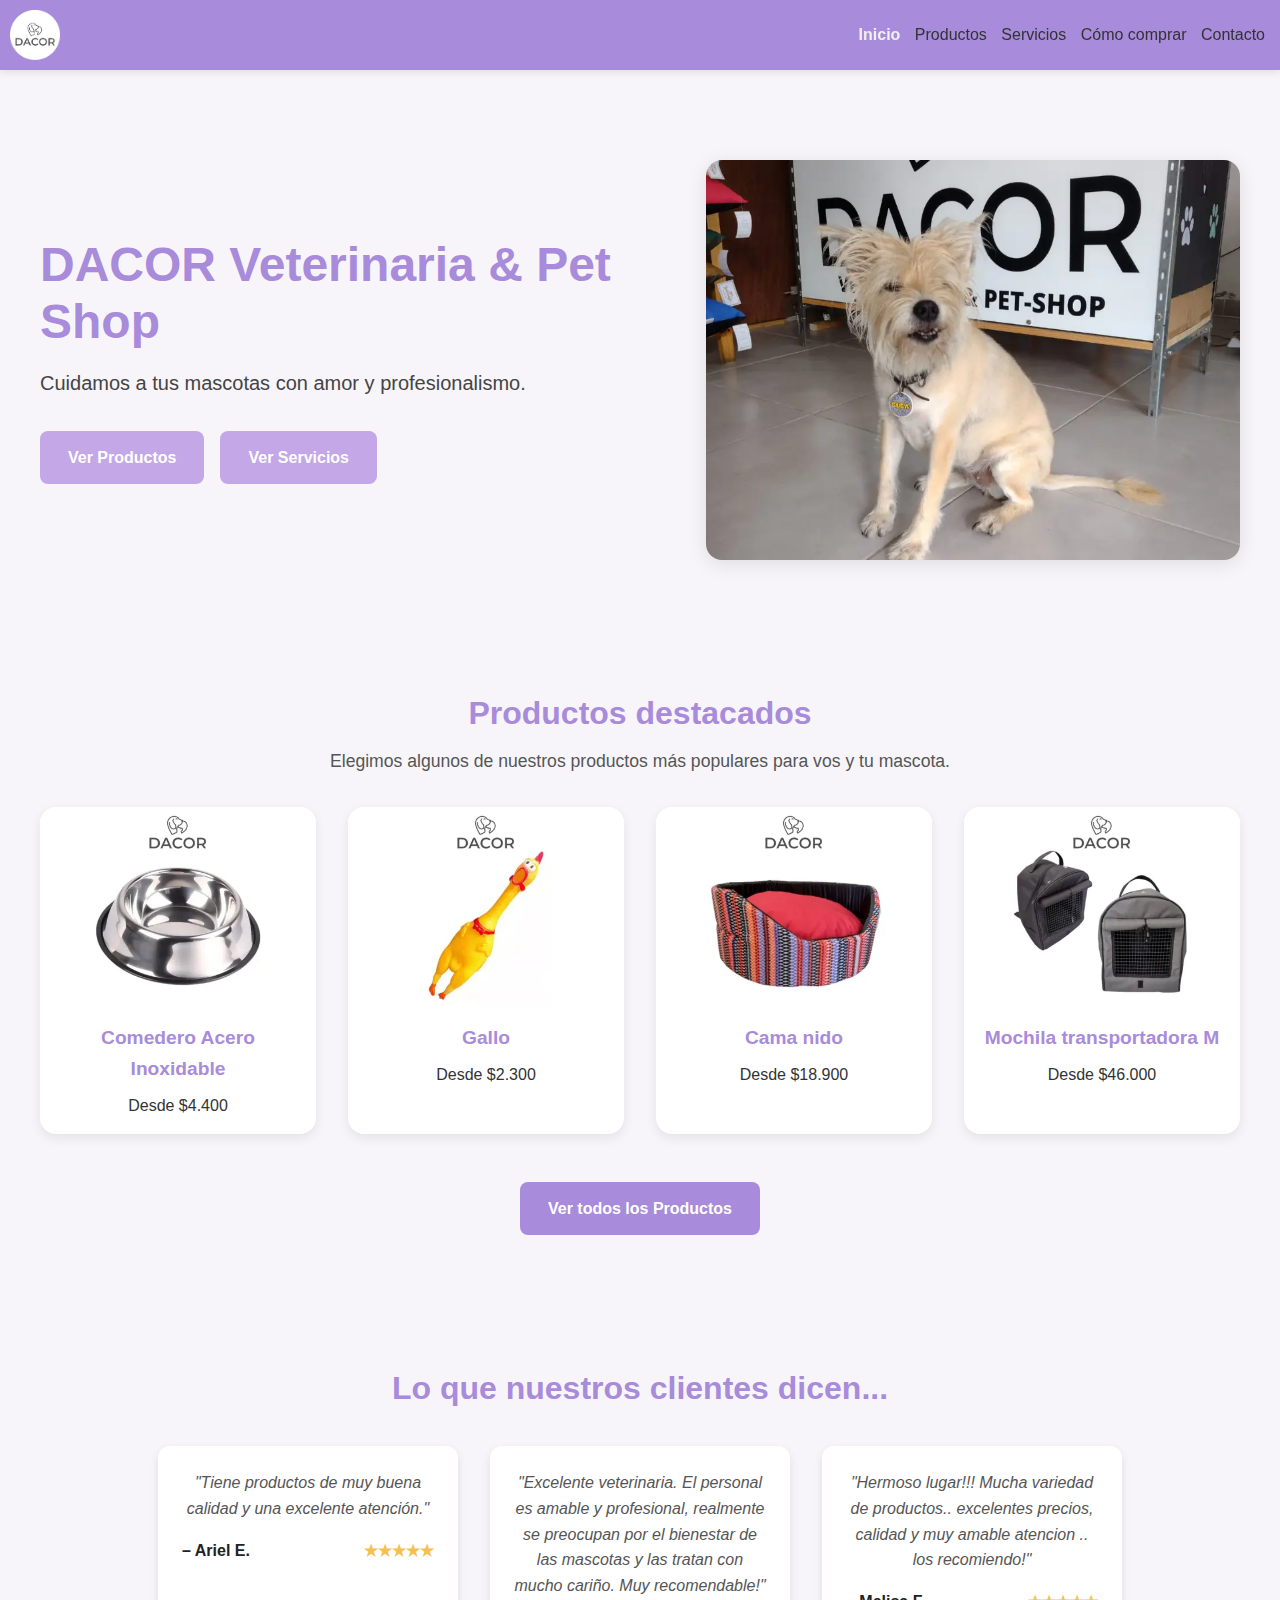
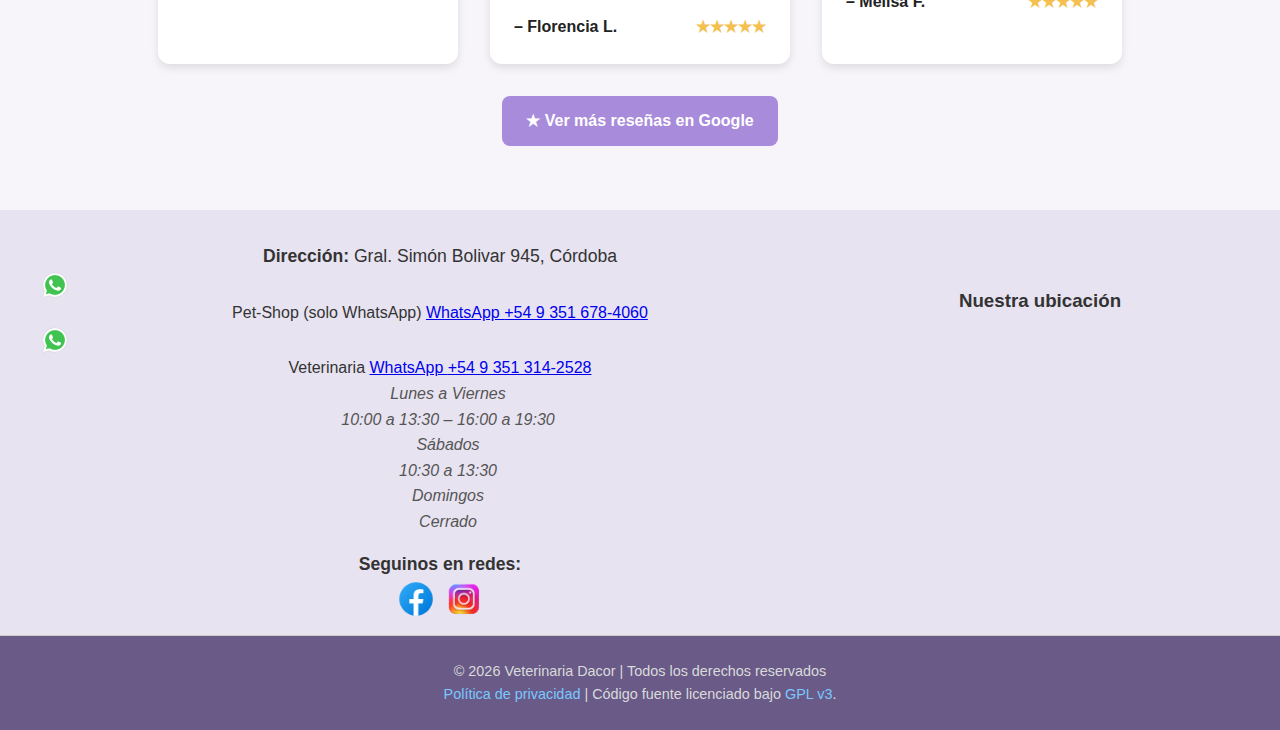
<file: index.html>
<!--
  This file is part of the Dacor Vet Website.
  Copyright (C) 2026 Dacor Vet Web Team

  This program is free software: you can redistribute it and/or modify
  it under the terms of the GNU General Public License as published by
  the Free Software Foundation, either version 3 of the License, or
  (at your option) any later version.
-->

<!DOCTYPE html>
<html lang="es-419">
  <head>
    <meta charset="UTF-8" />
    <meta name="viewport" content="width=device-width, initial-scale=1.0" />
    <title>DACOR Veterinaria & Pet Shop</title>
    <meta
      name="description"
      content="DACOR Veterinaria & Pet Shop - Productos para mascotas y atención veterinaria en Córdoba. Horarios, contacto y catálogo"
    />
    <link rel="canonical" href="https://www.veterinariadacor.com/" />
    <meta property="og:type" content="website" />
    <meta property="og:title" content="DACOR Veterinaria & Pet Shop" />
    <meta
      property="og:description"
      content="Productos y servicios veterinarios en Córdoba."
    />
    <meta property="og:url" content="https://www.veterinariadacor.com/" />
    <link rel="stylesheet" href="css/styles.css" />
    <link rel="icon" href="img/favicon.png" type="image/png" />
    <script type="application/ld+json">
      {
        "@context": "https://schema.org",
        "@type": "VeterinaryCare",
        "name": "DACOR Veterinaria & Pet Shop",
        "address": {
          "@type": "PostalAddress",
          "streetAddress": "Gral. Simón Bolivar 945",
          "addressLocality": "Córdoba",
          "addressRegion": "Córdoba",
          "postalCode": "X5000",
          "addressCountry": "AR"
        },
        "telephone": ["+5493516784060", "+5493513142528"],
        "openingHours": [
          "Mo-Fr 10:00-13:30",
          "Mo-Fr 16:00-19:30",
          "Sa 10:30-13:30"
        ],
        "url": "https://www.veterinariadacor.com"
      }
    </script>
  </head>

  <!-- Cookie Consent Banner -->
  <div id="cookie-banner" class="cookie-banner">
    <p>
      Usamos cookies solo con fines estadísticos para mejorar tu experiencia.
      <button id="accept-cookies">Aceptar</button>
      <button id="decline-cookies">Rechazar</button>
    </p>
  </div>

  <script>
    const banner = document.getElementById("cookie-banner");
    const accept = document.getElementById("accept-cookies");
    const decline = document.getElementById("decline-cookies");

    if (!localStorage.getItem("cookie-consent")) banner.style.display = "block";

    accept.onclick = () => {
      localStorage.setItem("cookie-consent", "accepted");
      banner.remove();
      loadAnalytics();
    };
    decline.onclick = () => {
      localStorage.setItem("cookie-consent", "declined");
      banner.remove();
    };

    if (localStorage.getItem("cookie-consent") === "accepted") loadAnalytics();

    function loadAnalytics() {
      const s1 = document.createElement("script");
      s1.async = true;
      s1.src = "https://www.googletagmanager.com/gtag/js?id=G-4W85S0XCM4";
      document.head.appendChild(s1);

      window.dataLayer = window.dataLayer || [];
      function gtag() {
        dataLayer.push(arguments);
      }
      gtag("js", new Date());
      gtag("config", "G-4W85S0XCM4");
    }
  </script>

  <body>
    <header>
      <div class="header-container">
        <a href="index.html" class="header-container__logoLink">
          <img
            src="img/dacor_logo_500.png"
            alt="Logo de la veterinaria"
            class="header-container__logo"
          />
        </a>
        <button
          class="menu-toggle"
          id="menu-toggle"
          aria-label="Abrir menú"
          type="button"
        >
          &#9776;
        </button>
        <nav class="pages" role="navigation" aria-label="Menú principal">
          <a href="index.html" class="pages__link" aria-current="page"
            >Inicio</a
          >
          <a href="products.html" class="pages__link">Productos</a>
          <a href="services.html" class="pages__link">Servicios</a>
          <a href="how-to-buy.html" class="pages__link">Cómo comprar</a>
          <a href="contact.html" class="pages__link">Contacto</a>
        </nav>
      </div>
    </header>

    <main>
      <!-- Hero -->
      <section class="hero">
        <div class="hero__content">
          <div class="hero__text">
            <h1 class="hero__title">DACOR Veterinaria & Pet Shop</h1>
            <p class="hero__description">
              Cuidamos a tus mascotas con amor y profesionalismo.
            </p>
            <div class="hero__buttons">
              <a href="products.html" class="hero__cta">Ver Productos</a>
              <a href="services.html" class="hero__cta">Ver Servicios</a>
            </div>
          </div>
          <div class="hero__image">
            <img
              src="img/hero-mascota.webp"
              alt="Mascota feliz en la veterinaria"
            />
          </div>
        </div>
      </section>

      <!-- Featured Products -->
      <section class="featured-products">
        <div class="featured-products__header">
          <h2 class="featured-products__title">Productos destacados</h2>
          <p class="featured-products__description">
            Elegimos algunos de nuestros productos más populares para vos y tu
            mascota.
          </p>

          <div class="featured-products__product-grid" id="featured-list">
            <!-- Here will be injected the featured products by JS -->
          </div>

          <div class="featured-products__footer">
            <a href="products.html" class="featured-products__cta"
              >Ver todos los Productos</a
            >
          </div>
        </div>
      </section>

      <!-- Testimonials -->
      <section class="testimonials">
        <h2 class="testimonials__title">Lo que nuestros clientes dicen...</h2>
        <div class="testimonials__list">
          <div class="testimonials__testimonial">
            <p class="testimonials__testimonial-text">
              "Tiene productos de muy buena calidad y una excelente atención."
            </p>
            <div class="testimonials__testimonial-info">
              <span class="testimonials__client-name">– Ariel E.</span>
              <span class="testimonials__stars">★★★★★</span>
            </div>
          </div>
          <div class="testimonials__testimonial">
            <p class="testimonials__testimonial-text">
              "Excelente veterinaria. El personal es amable y profesional,
              realmente se preocupan por el bienestar de las mascotas y las
              tratan con mucho cariño. Muy recomendable!"
            </p>
            <div class="testimonials__testimonial-info">
              <span class="testimonials__client-name">– Florencia L.</span>
              <span class="testimonials__stars">★★★★★</span>
            </div>
          </div>
          <div class="testimonials__testimonial">
            <p class="testimonials__testimonial-text">
              "Hermoso lugar!!! Mucha variedad de productos.. excelentes
              precios, calidad y muy amable atencion .. los recomiendo!"
            </p>
            <div class="testimonials__testimonial-info">
              <span class="testimonials__client-name">– Melisa F.</span>
              <span class="testimonials__stars">★★★★★</span>
            </div>
          </div>
        </div>
        <div class="testimonials__google-reviews-button">
          <a
            href="https://www.google.com/search?q=DACOR+VETERINARIA+-+PET+SHOP+Opiniones"
            target="_blank"
            rel="noopener"
          >
            ★ Ver más reseñas en Google
          </a>
        </div>
      </section>

      <!-- Contact information -->
      <section class="contact-information">
        <div class="contact-information__container">
          <div class="contact-information__content">
            <div class="contact-information__details">
              <p>
                <strong>Dirección:</strong> Gral. Simón Bolivar 945, Córdoba
              </p>

              <div class="contact-information__phones">
                <div class="phone-item">
                  <img
                    src="img/whatsapp-icono-30.png"
                    alt="WhatsApp"
                    class="phone-item__icon"
                  />
                  <div class="phone-item__data">
                    <span class="phone-item__label">Pet-Shop (solo WhatsApp)</span>
                    <a
                      href="https://wa.me/5493516784060"
                      class="phone-item__wa"
                      rel="noopener"
                    >
                      WhatsApp
                    </a>
                    <a href="tel:+543516784060" class="phone-item__tel">
                      +54 9 351 678-4060
                    </a>
                  </div>
                </div>

                <div class="phone-item">
                  <img
                    src="img/whatsapp-icono-30.png"
                    alt="WhatsApp"
                    class="phone-item__icon"
                  />
                  <div class="phone-item__data">
                    <span class="phone-item__label">Veterinaria</span>
                    <a
                      href="https://wa.me/5493513142528"
                      class="phone-item__wa"
                      rel="noopener"
                    >
                      WhatsApp
                    </a>
                    <a href="tel:+543513142528" class="phone-item__tel">
                      +54 9 351 314-2528
                    </a>
                  </div>
                </div>
              </div>

              <dl class="contact-information__details--openingHours">
                <div>
                  <dt>Lunes a Viernes</dt>
                  <dd>10:00 a 13:30 – 16:00 a 19:30</dd>
                </div>
                <div>
                  <dt>Sábados</dt>
                  <dd>10:30 a 13:30</dd>
                </div>
                <div>
                  <dt>Domingos</dt>
                  <dd>Cerrado</dd>
                </div>
              </dl>

              <p class="contact-information__socialMedia">
                <strong>Seguinos en redes:</strong>
              </p>

              <div class="contact-information__socialMedia--images">
                <a
                  href="https://www.facebook.com/dacorveterinaria/"
                  target="_blank"
                  rel="noopener noreferrer"
                  class="contact-information__socialMedia--link"
                >
                  <img
                    src="img/facebook-icon-48.png"
                    alt="Facebook"
                    class="social-icon"
                  />
                </a>
                <a
                  href="https://www.instagram.com/dacorveterinaria/"
                  target="_blank"
                  rel="noopener noreferrer"
                  class="contact-information__socialMedia--link"
                >
                  <img
                    src="img/instagram-icon-94.png"
                    alt="Instagram"
                    class="social-icon"
                  />
                </a>
              </div>
            </div>

            <div class="google-maps">
              <h3 class="google-maps__title">Nuestra ubicación</h3>
              <iframe
                title="Mapa de ubicación de Veterinaria Dacor"
                src="https://www.google.com/maps/embed?pb=!1m18!1m12!1m3!1d3404.6073895048303!2d-64.1978064235965!3d-31.424941496666463!2m3!1f0!2f0!3f0!3m2!1i1024!2i768!4f13.1!3m3!1m2!1s0x9432a27d56351aa5%3A0x1ce8b14639601a4c!2sGral.%20Sim%C3%B3n%20Bol%C3%ADvar%20945%2C%20X5000%20C%C3%B3rdoba!5e0!3m2!1ses!2sar!4v1747755698433!5m2!1ses!2sar"
                width="100%"
                height="250"
                style="border: 0; border-radius: 10px"
                allowfullscreen=""
                loading="lazy"
                referrerpolicy="no-referrer-when-downgrade"
              ></iframe>
            </div>
          </div>
        </div>
      </section>
    </main>

    <script src="js/show-featured-products.js"></script>
    <script src="js/navbar-toggle.js"></script>

    <footer class="footer">
      <div class="footer__content">
        <p>&copy; 2026 Veterinaria Dacor | Todos los derechos reservados</p>
        <p>
          <a href="privacy-policy.html">Política de privacidad</a> | Código
          fuente licenciado bajo
          <a
            href="https://www.gnu.org/licenses/gpl-3.0.html"
            target="_blank"
            rel="noopener"
            >GPL v3</a
          >.
        </p>
      </div>
    </footer>
  </body>
</html>
</file>
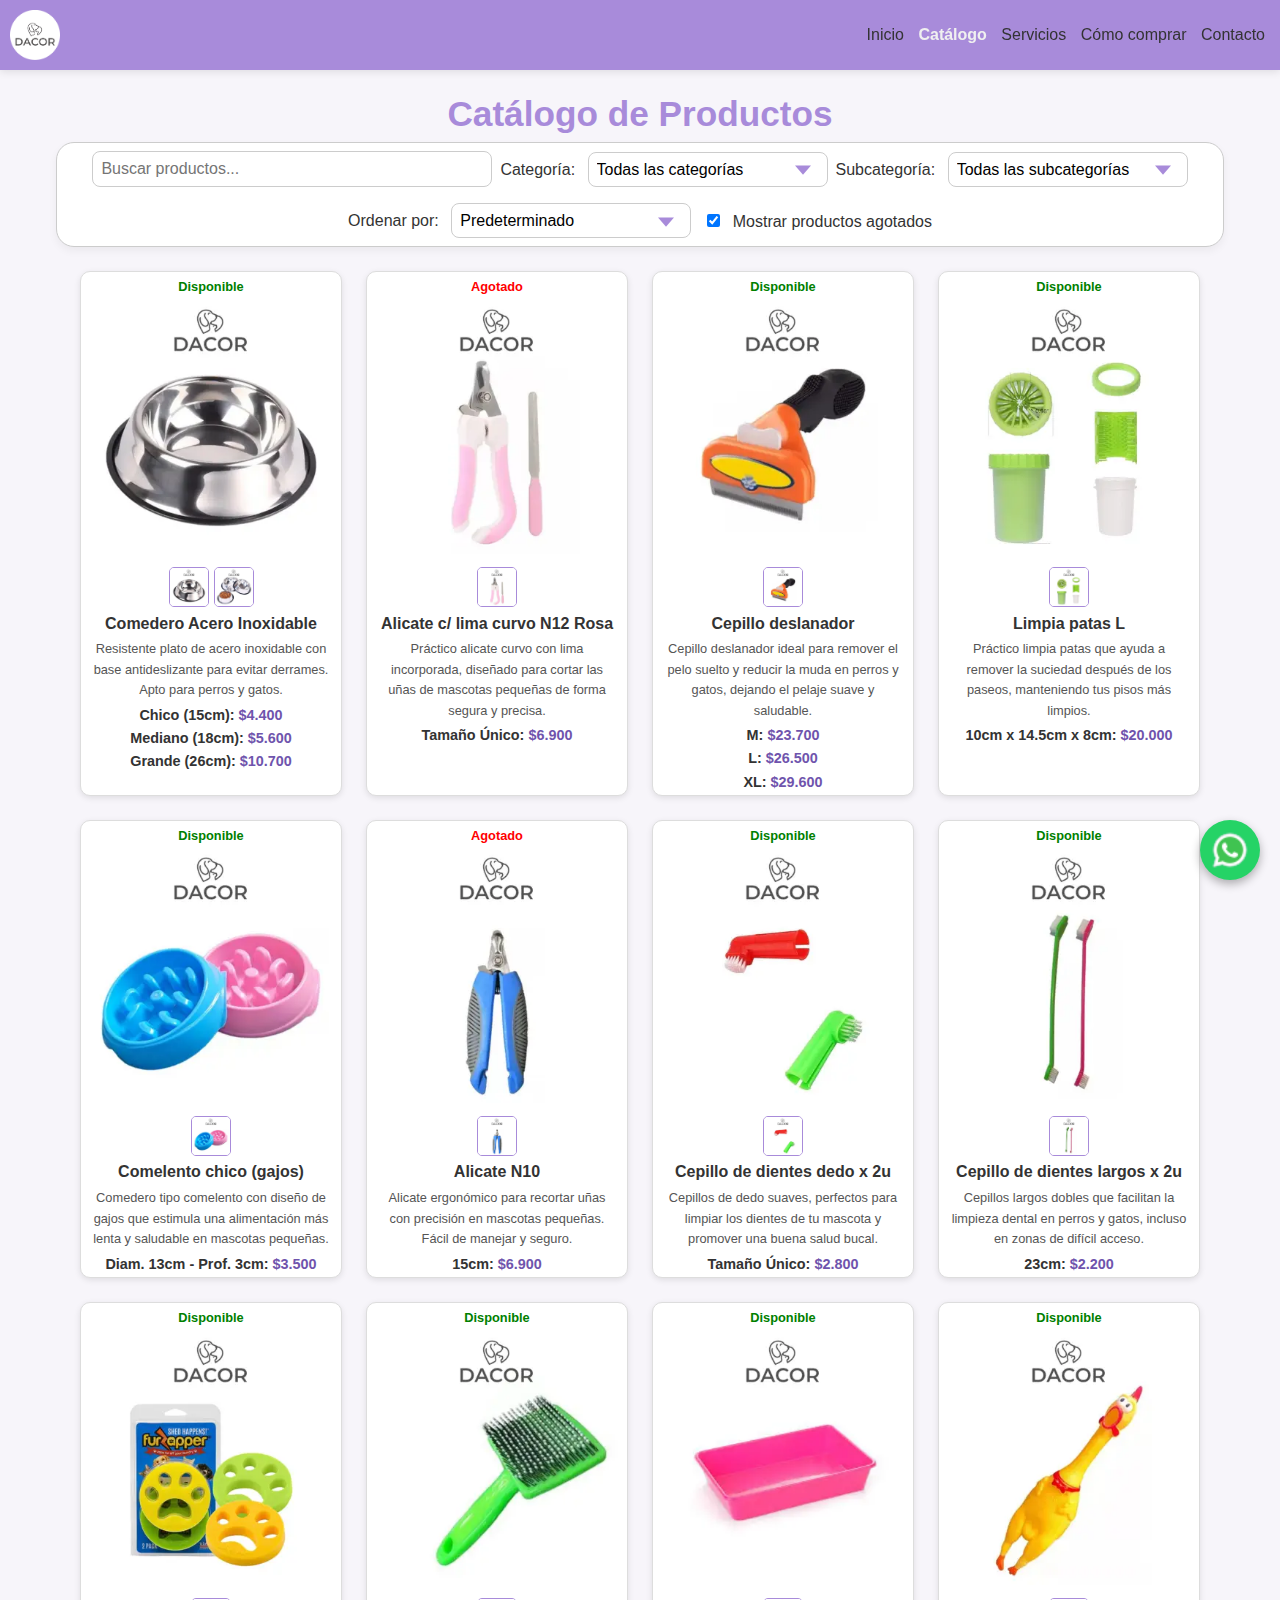
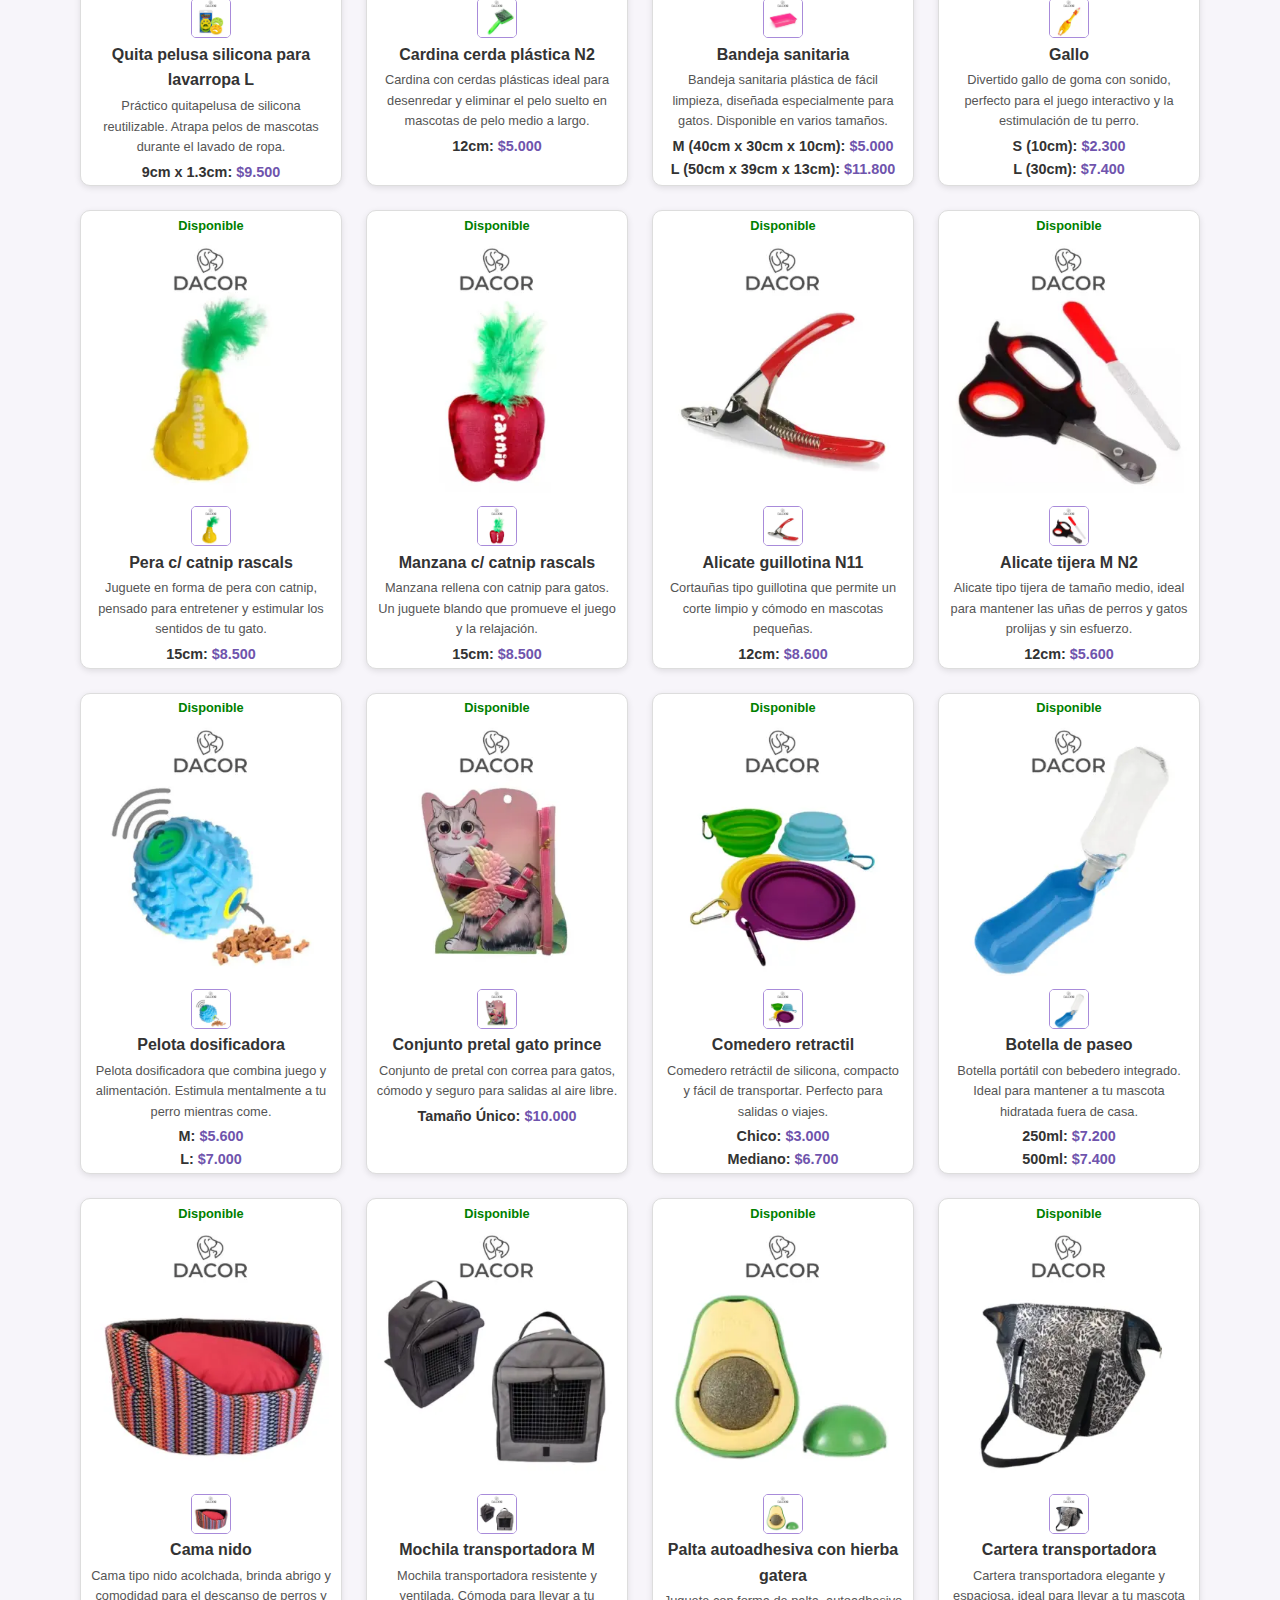
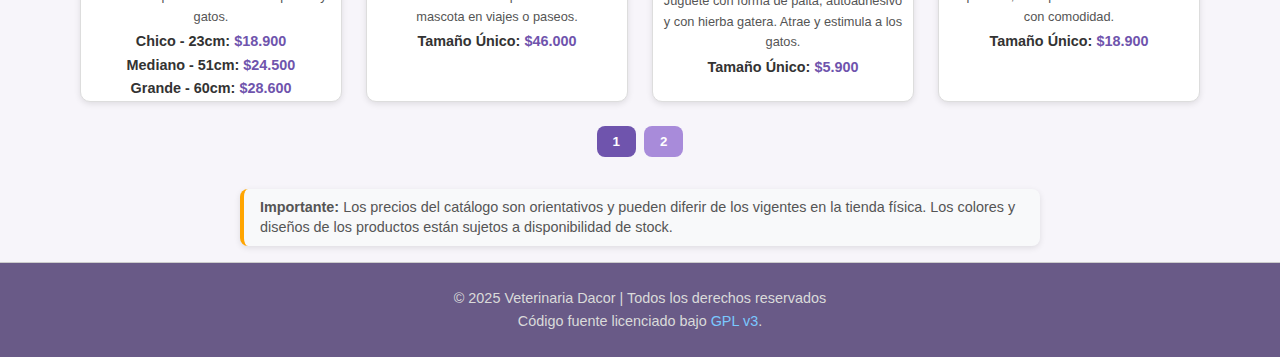
<file: catalog.html>
<!--
  This file is part of the Dacor Vet Website.
  Copyright (C) 2025 Dacor Vet Web Team

  This program is free software: you can redistribute it and/or modify
  it under the terms of the GNU General Public License as published by
  the Free Software Foundation, either version 3 of the License, or
  (at your option) any later version.
-->

<!DOCTYPE html>
<html lang="es-419">
  <head>
    <meta charset="UTF-8" />
    <meta name="viewport" content="width=device-width, initial-scale=1.0" />
    <meta
      name="description"
      content="Conocé todos los productos que ofrece Veterinaria Dacor en Córdoba: alimentos, accesorios, higiene y más."
    />
    <title>Veterinaria Dacor - Catálogo</title>
    <link rel="stylesheet" href="css/styles.css" />
    <link rel="icon" href="img/favicon.png" type="image/png" />
  </head>

  <!-- Google tag (gtag.js) -->
  <script
    async
    src="https://www.googletagmanager.com/gtag/js?id=G-4W85S0XCM4"
  ></script>
  <script>
    window.dataLayer = window.dataLayer || [];
    function gtag() {
      dataLayer.push(arguments);
    }
    gtag("js", new Date());

    gtag("config", "G-4W85S0XCM4");
  </script>

  <body>
    <header>
      <div class="header-container">
        <a href="index.html" class="header-container__logoLink">
          <img
            src="img/dacor_logo_500.png"
            alt="Logo de la veterinaria"
            class="header-container__logo"
          />
        </a>
        <button
          class="menu-toggle"
          id="menu-toggle"
          aria-label="Abrir menú"
          type="button"
        >
          &#9776;
        </button>
        <nav class="pages" role="navigation" aria-label="Menú principal">
          <a href="index.html" class="pages__link">Inicio</a>
          <a href="catalog.html" class="pages__link" aria-current="page"
            >Catálogo</a
          >
          <a href="services.html" class="pages__link">Servicios</a>
          <a href="envios.html" class="pages__link">Cómo comprar</a>
          <a href="contact.html" class="pages__link">Contacto</a>
        </nav>
      </div>
    </header>

    <main>
      <section class="catalog-content">
        <h1 class="catalog-content__title">Catálogo de Productos</h1>

        <!-- Filter Section -->
        <section class="catalog-content__filters">
          <input
            type="text"
            id="catalog-content__searchBox"
            class="catalog-content__searchBox"
            placeholder="Buscar productos..."
          />
          <div>
            <label for="catalog-content__categorySelector">Categoría:</label>
            <select
              id="catalog-content__categorySelector"
              class="catalog-content__categorySelector"
            >
              <option value="todas">Todas las categorías</option>
              <option disabled>──────────</option>
              <option value="accesorios">Accesorios</option>
              <option value="alimento">Alimento</option>
              <option value="camas_descanso">Camas y descanso</option>
              <option value="comederos_bebederos">Comederos y bebederos</option>
              <option value="educacion_adiestramiento">
                Educación y adiestramiento
              </option>
              <option value="entorno_habitat">Entorno y hábitat</option>
              <option value="gatos_exclusivo">Gatos exclusivo</option>
              <option value="higiene_cuidado">Higiene y cuidado</option>
              <option value="juguetes">Juguetes</option>
              <option value="limpieza">Limpieza</option>
              <option value="salud_farmacia">Salud y farmacia</option>
              <option value="transporte">Transporte</option>
              <option disabled>──────────</option>
              <option value="otros">Otros</option>
            </select>
          </div>
          <div>
            <label for="catalog-content__subcategorySelector"
              >Subcategoría:</label
            >
            <select
              id="catalog-content__subcategorySelector"
              class="catalog-content__subcategorySelector"
            ></select>
          </div>
          <div>
            <label for="catalog-content__sortSelector">Ordenar por:</label>
            <select
              id="catalog-content__sortSelector"
              class="catalog-content__sortSelector"
            >
              <option value="default">Predeterminado</option>
              <option value="az">Nombre (A-Z)</option>
              <option value="za">Nombre (Z-A)</option>
              <option value="category">Categoría</option>
            </select>
          </div>
          <div>
            <input
              type="checkbox"
              id="catalog-content__checkboxStock"
              class="catalog-content__checkboxStock"
              checked
            />
            <label> Mostrar productos agotados </label>
          </div>
        </section>

        <!-- Product cards section & Pagination-->
        <section>
          <section class="catalog-content__cards" id="catalog-content__cards">
            <!-- Productos se insertan dinámicamente -->
          </section>

          <div id="catalog-content__pages" class="catalog-content__pages">
            <!-- Paginación se insertará dinámicamente -->
          </div>
        </section>
      </section>

      <!-- Disclaimer -->
      <div class="catalog-content__disclaimer">
        <p class="catalog-content__disclaimer-text">
          <strong>Importante:</strong> Los precios del catálogo son orientativos
          y pueden diferir de los vigentes en la tienda física. Los colores y
          diseños de los productos están sujetos a disponibilidad de stock.
        </p>
      </div>

      <!-- Floating whatsapp button -->
      <a
        href="https://wa.me/5493516784060"
        class="catalog-content__whatsapp-btn"
        target="_blank"
        aria-label="Chatear por WhatsApp"
      >
        <img
          class="catalog-content__whatsapp-img"
          src="img/whatsapp-icono-30.png"
          alt="WhatsApp"
        />
      </a>
    </main>

    <script src="js/show-products-catalog.js"></script>
    <script src="js/navbar-toggle.js"></script>

    <footer class="footer">
      <div class="footer__content">
        <p>&copy; 2025 Veterinaria Dacor | Todos los derechos reservados</p>
        <p>
          Código fuente licenciado bajo
          <a
            href="https://www.gnu.org/licenses/gpl-3.0.html"
            target="_blank"
            rel="noopener"
            >GPL v3</a
          >.
        </p>
      </div>
    </footer>
  </body>
</html>
</file>
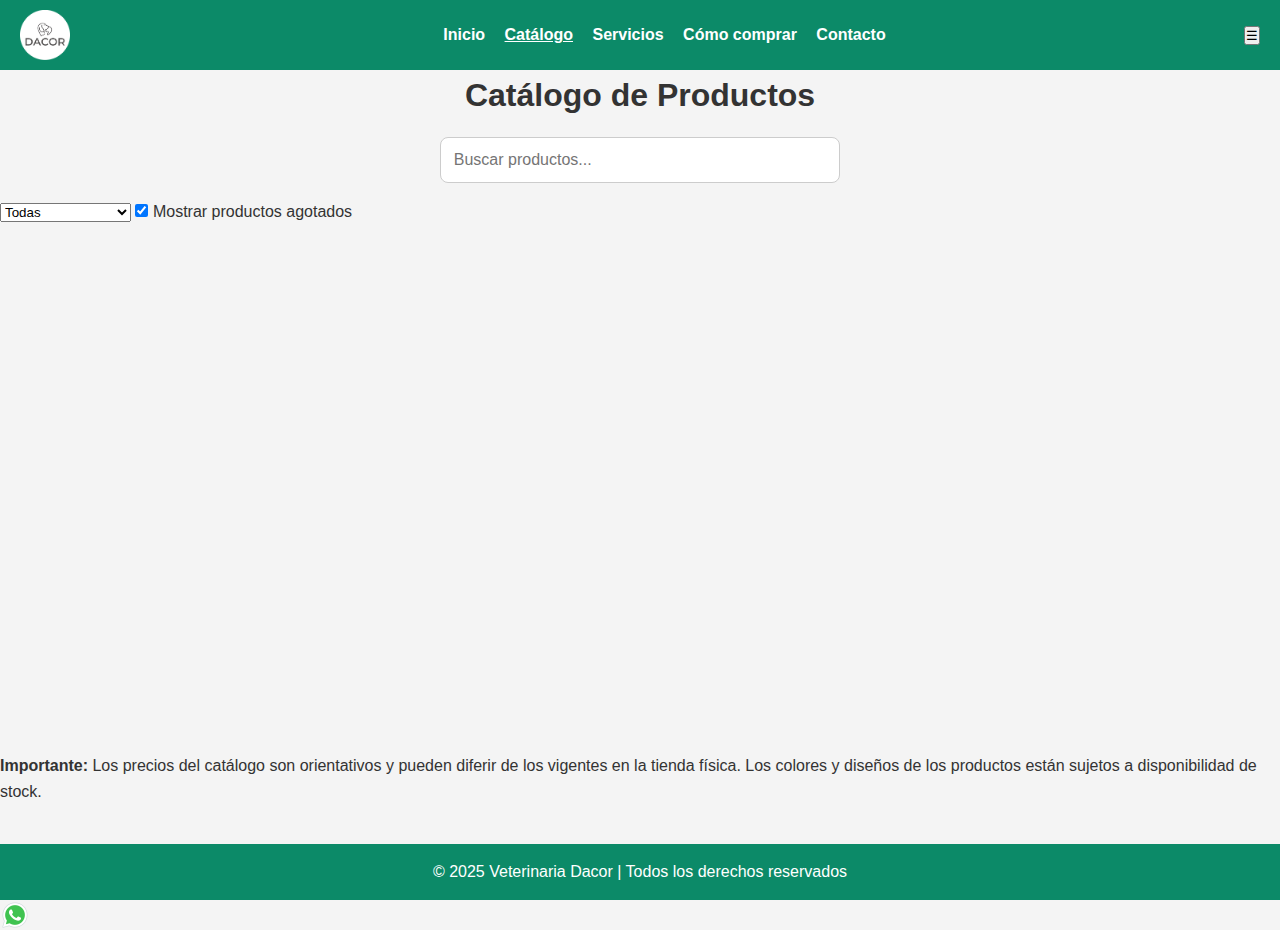
<file: catalogo.html>
<!DOCTYPE html>
<html lang="es">
  <head>
    <meta charset="UTF-8" />
    <meta name="viewport" content="width=device-width, initial-scale=1.0" />
    <title>Catálogo - Veterinaria Dacor</title>
    <link rel="stylesheet" href="css/estilos.css" />
    <link rel="icon" href="img/favicon.png" type="image/png" />
  </head>
  <body>
    <div class="contenedor-pagina">
      <header>
        <div class="contenedor-header">
          <a href="index.html" class="logo-link">
            <img
              src="img/dacor_logo_500.png"
              alt="Logo de la veterinaria"
              class="logo"
            />
          </a>
          <nav class="navbar">
            <a href="index.html">Inicio</a>
            <a href="catalogo.html" class="activo">Catálogo</a>
            <a href="servicios.html">Servicios</a>
            <a href="envios.html">Cómo comprar</a>
            <a href="contacto.html">Contacto</a>
          </nav>
          <button class="menu-toggle" id="menu-toggle" aria-label="Abrir menú">
            &#9776;
          </button>
        </div>
      </header>

      <main>
        <div class="contenedor">
          <h1 class="titulo-seccion">Catálogo de Productos</h1>

          <section class="filtros-catalogo">
            <input
              type="text"
              id="buscador"
              placeholder="Buscar productos..."
            />
            <select id="categoria">
              <option value="todas">Todas</option>
              <option value="alimentos">Alimentos</option>
              <option value="camas">Camas</option>
              <option value="transportadoras">Transportadoras</option>
              <option value="comederos">Comederos</option>
              <option value="correas-pretales">Correas y pretales</option>
              <option value="juguetes">Juguetes</option>
              <option value="higiene">Higiene</option>
              <option value="accesorios">Accesorios</option>
              <option value="salud">Salud</option>
              <option value="ropa">Ropa</option>
              <option value="otros">Otros</option>
            </select>
            <label>
              <input type="checkbox" id="mostrarSinStock" checked />
              Mostrar productos agotados
            </label>
          </section>

          <div class="catalogo" id="contenedor-catalogo">
            <!-- Productos se insertan dinámicamente -->
          </div>

          <div id="paginacion" class="paginacion">
            <!-- Paginación se insertará dinámicamente -->
          </div>
        </div>
      </main>
      <div class="catalog-disclaimer">
        <p>
          <strong>Importante:</strong> Los precios del catálogo son orientativos
          y pueden diferir de los vigentes en la tienda física. Los colores y
          diseños de los productos están sujetos a disponibilidad de stock.
        </p>
      </div>

      <script src="js/catalogo.js"></script>
      <script src="js/navbar.js"></script>

      <footer>
        <p>&copy; 2025 Veterinaria Dacor | Todos los derechos reservados</p>
      </footer>
    </div>

    <a
      href="https://wa.me/5493516784060"
      class="whatsapp-float"
      target="_blank"
      aria-label="Chatear por WhatsApp"
    >
      <img src="img/whatsapp-icono-30.png" alt="WhatsApp" />
    </a>
  </body>
</html>
</file>
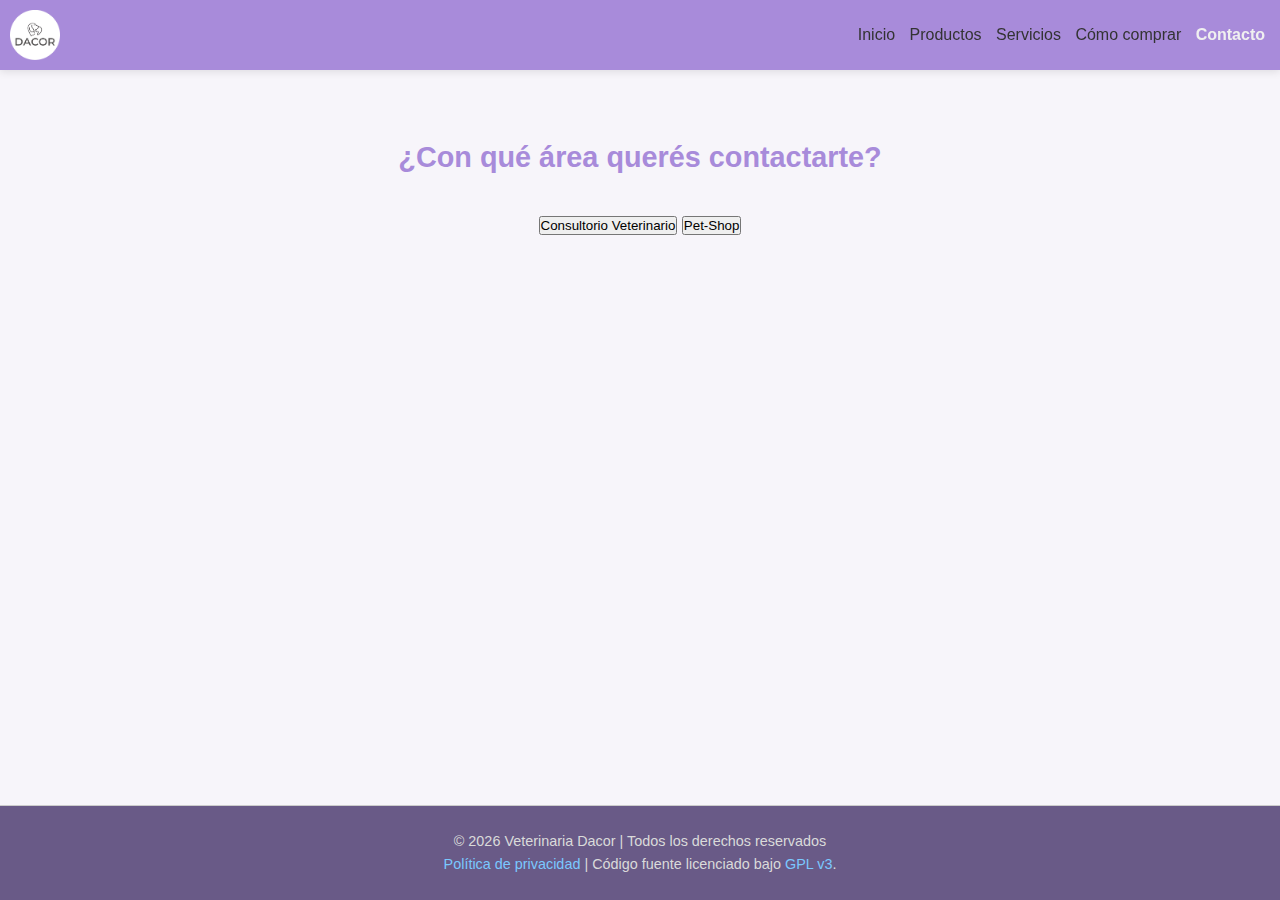
<file: contact.html>
<!--
  This file is part of the Dacor Vet Website.
  Copyright (C) 2026 Dacor Vet Web Team

  This program is free software: you can redistribute it and/or modify
  it under the terms of the GNU General Public License as published by
  the Free Software Foundation, either version 3 of the License, or
  (at your option) any later version.
-->

<!DOCTYPE html>
<html lang="es-419">
  <!-- Latin America -->
  <head>
    <meta charset="UTF-8" />
    <meta name="viewport" content="width=device-width, initial-scale=1.0" />
    <title>Contacto | DACOR Veterinaria & Pet Shop</title>
    <link rel="stylesheet" href="css/styles.css" />
    <link rel="icon" href="img/favicon.png" type="image/png" />
  </head>

  <!-- Google tag (gtag.js) -->
  <script
    async
    src="https://www.googletagmanager.com/gtag/js?id=G-4W85S0XCM4"
  ></script>
  <script>
    window.dataLayer = window.dataLayer || [];
    function gtag() {
      dataLayer.push(arguments);
    }
    gtag("js", new Date());

    gtag("config", "G-4W85S0XCM4");
  </script>

  <body>
    <header>
      <div class="header-container">
        <a href="index.html" class="header-container__logoLink">
          <img
            src="img/dacor_logo_500.png"
            alt="Logo de la veterinaria"
            class="header-container__logo"
          />
        </a>
        <button
          class="menu-toggle"
          id="menu-toggle"
          aria-label="Abrir menú"
          type="button"
        >
          &#9776;
        </button>
        <nav class="pages" role="navigation" aria-label="Menú principal">
          <a href="index.html" class="pages__link">Inicio</a>
          <a href="products.html" class="pages__link">Productos</a>
          <a href="services.html" class="pages__link">Servicios</a>
          <a href="how-to-buy.html" class="pages__link">Cómo comprar</a>
          <a href="contact.html" class="pages__link" aria-current="page"
            >Contacto</a
          >
        </nav>
      </div>
    </header>

    <main>
      <div class="contact-content">
        <div class="contact-content__card">
          <h1 class="contact-content__title">
            ¿Con qué área querés contactarte?
          </h1>

          <div class="contact-options">
            <button class="btn" data-area="consultorio">
              Consultorio Veterinario
            </button>
            <button class="btn" data-area="petshop">Pet-Shop</button>
          </div>
        </div>

        <div
          id="contact-content__whatsapp-cta"
          class="contact-content__whatsapp-cta"
        >
          <!-- Filled dynamically -->
        </div>
      </div>
    </main>

    <script src="js/whatsapp.js"></script>
    <script src="js/navbar-toggle.js"></script>

    <footer class="footer">
      <div class="footer__content">
        <p>&copy; 2026 Veterinaria Dacor | Todos los derechos reservados</p>
        <p>
          <a href="privacy-policy.html">Política de privacidad</a> | Código
          fuente licenciado bajo
          <a
            href="https://www.gnu.org/licenses/gpl-3.0.html"
            target="_blank"
            rel="noopener"
            >GPL v3</a
          >.
        </p>
      </div>
    </footer>
  </body>
</html>
</file>
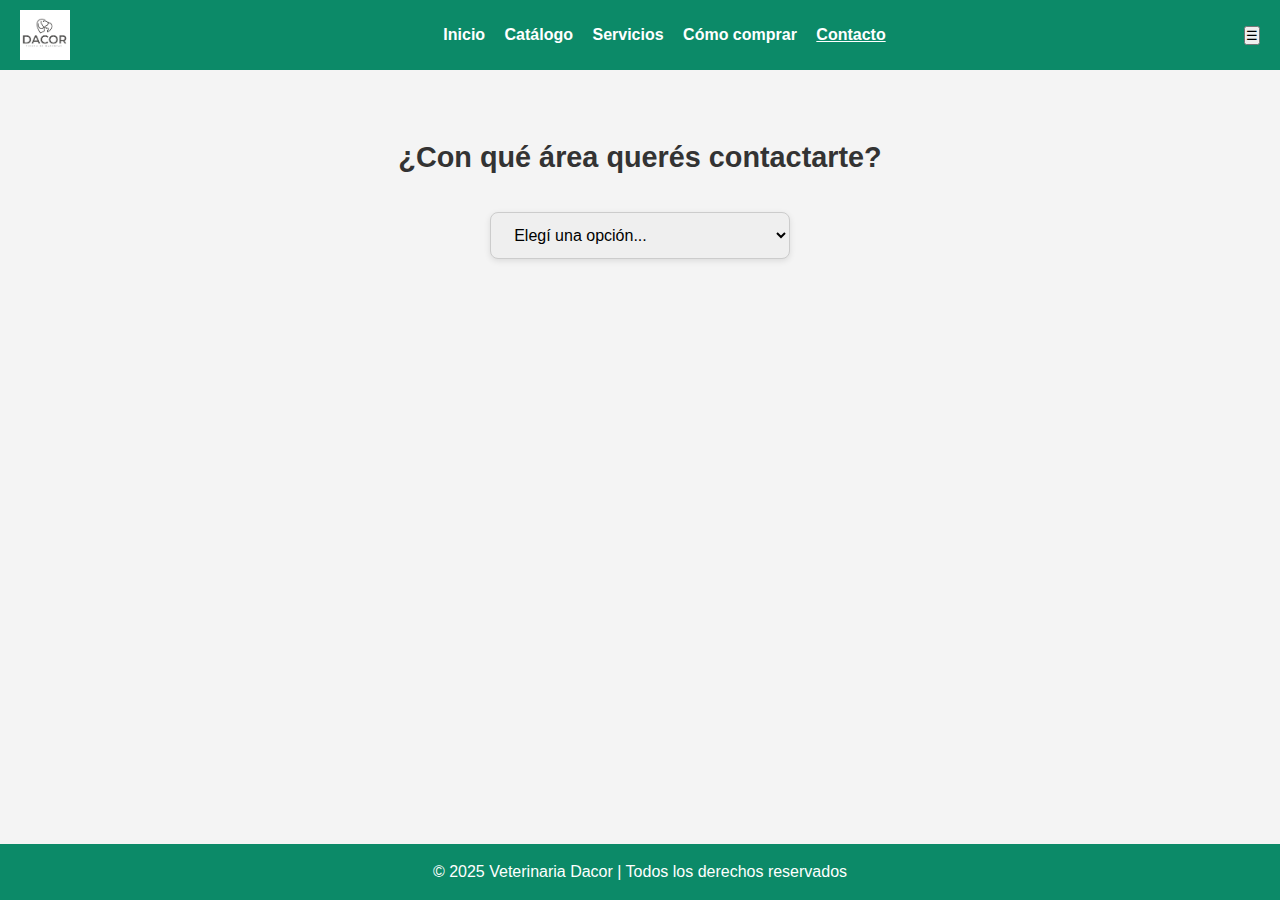
<file: contacto.html>
<!DOCTYPE html>
<html lang="es">
  <head>
    <meta charset="UTF-8" />
    <meta name="viewport" content="width=device-width, initial-scale=1.0" />
    <title>Contacto - Veterinaria Dacor</title>
    <link rel="stylesheet" href="css/estilos.css" />
    <link rel="icon" href="img/favicon.png" type="image/png" />
  </head>
  <body>
    <div class="contenedor-pagina">
      <header>
        <div class="contenedor-header">
          <img
            src="img/dacor-logo.png"
            alt="Logo de la veterinaria"
            class="logo"
          />
          <nav class="navbar">
            <a href="index.html">Inicio</a>
            <a href="catalogo.html">Catálogo</a>
            <a href="servicios.html">Servicios</a>
            <a href="envios.html">Cómo comprar</a>
            <a href="contacto.html" class="activo">Contacto</a>
          </nav>
          <button class="menu-toggle" id="menu-toggle" aria-label="Abrir menú">
            &#9776;
          </button>
        </div>
      </header>

      <main>
        <div class="contenedor-contacto">
          <h1>¿Con qué área querés contactarte?</h1>

          <select id="opcionContacto">
            <option value="">Elegí una opción...</option>
            <option value="consultorio">Consultorio Veterinario</option>
            <option value="petshop">Pet-Shop / Venta Artículos</option>
          </select>

          <div class="whatsapp-button" id="botonWhatsapp">
            <!-- Se llenará dinámicamente -->
          </div>
        </div>

        <script src="js/whatsapp.js"></script>
        <script src="js/navbar.js"></script>
      </main>
      <footer>
        <p>&copy; 2025 Veterinaria Dacor | Todos los derechos reservados</p>
      </footer>
    </div>
  </body>
</html>
</file>
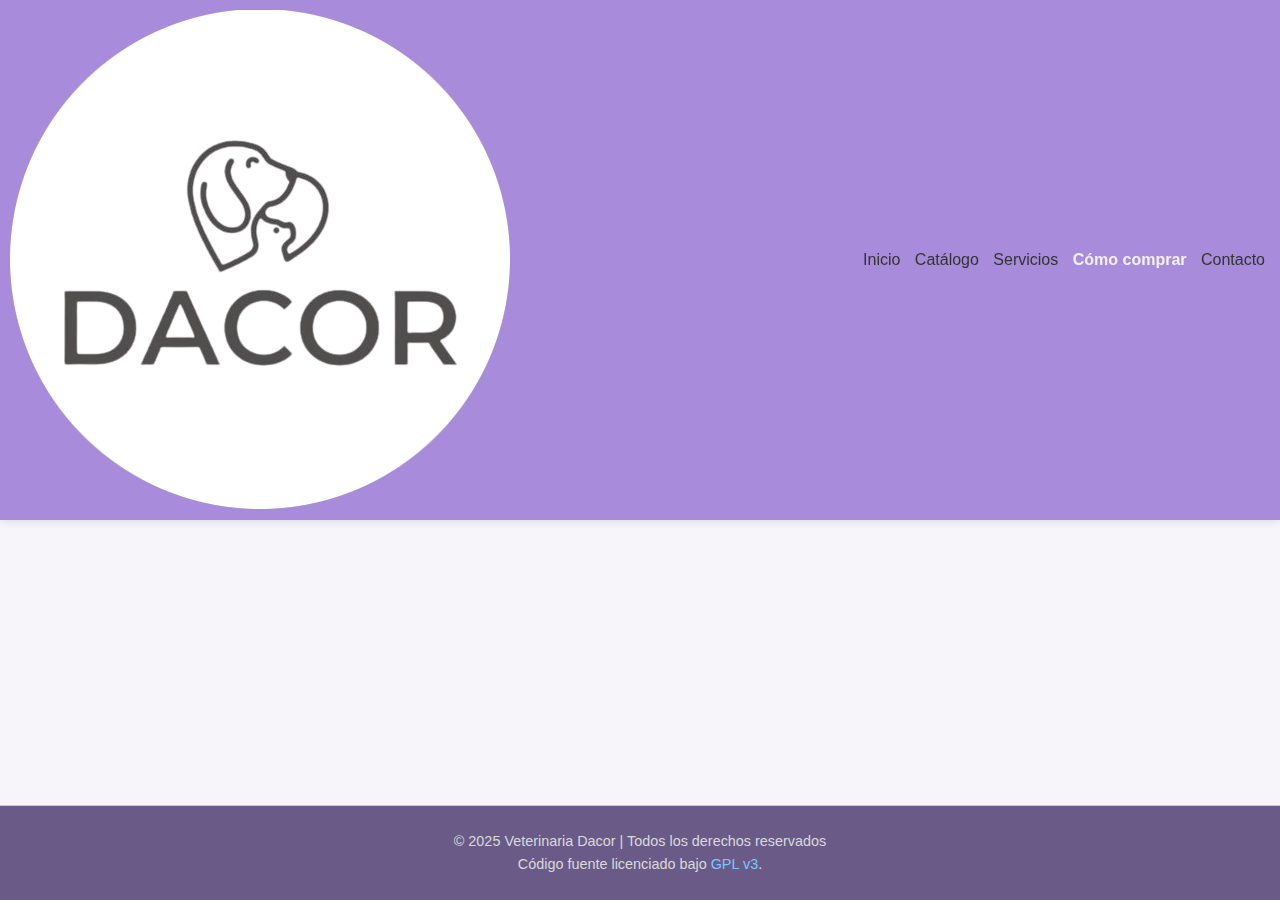
<file: envios.html>
<!--
  This file is part of the Dacor Vet Website.
  Copyright (C) 2025 Dacor Vet Web Team

  This program is free software: you can redistribute it and/or modify
  it under the terms of the GNU General Public License as published by
  the Free Software Foundation, either version 3 of the License, or
  (at your option) any later version.
-->

<!DOCTYPE html>
<html lang="es-419">
  <!-- Latin America -->
  <head>
    <meta charset="UTF-8" />
    <meta name="viewport" content="width=device-width, initial-scale=1.0" />
    <title>Servicios - Veterinaria Dacor</title>
    <link rel="stylesheet" href="css/styles.css" />
    <link rel="icon" href="img/favicon.png" type="image/png" />
  </head>
  <body>
    <header>
      <div class="header-container">
        <a href="index.html" class="logo-link">
          <img
            src="img/dacor_logo_500.png"
            alt="Logo de la veterinaria"
            class="logo"
          />
        </a>
        <button
          class="menu-toggle"
          id="menu-toggle"
          aria-label="Abrir menú"
          type="button"
        >
          &#9776;
        </button>
        <nav class="pages" role="navigation" aria-label="Menú principal">
          <a href="index.html" class="pages__link">Inicio</a>
          <a href="catalog.html" class="pages__link">Catálogo</a>
          <a href="servicios.html" class="pages__link">Servicios</a>
          <a href="envios.html" class="pages__link" aria-current="page"
            >Cómo comprar</a
          >
          <a href="contacto.html" class="pages__link">Contacto</a>
        </nav>
      </div>
    </header>

    <main></main>

    <script src="js/navbar-toggle.js"></script>

    <footer class="footer">
      <div class="footer__content">
        <p>&copy; 2025 Veterinaria Dacor | Todos los derechos reservados</p>
        <p>
          Código fuente licenciado bajo
          <a
            href="https://www.gnu.org/licenses/gpl-3.0.html"
            target="_blank"
            rel="noopener"
            >GPL v3</a
          >.
        </p>
      </div>
    </footer>
  </body>
</html>
</file>
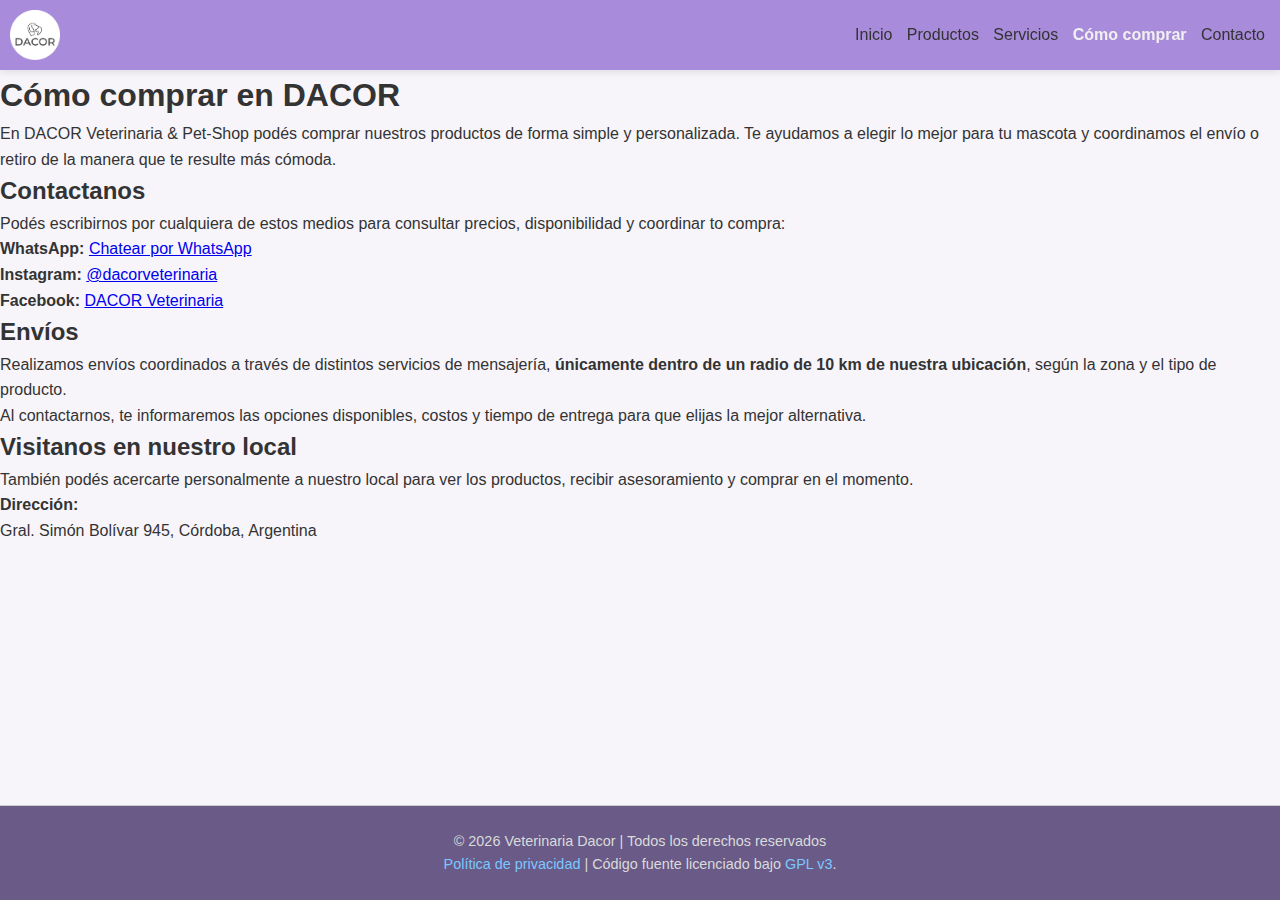
<file: how-to-buy.html>
<!--
  This file is part of the Dacor Vet Website.
  Copyright (C) 2026 Dacor Vet Web Team

  This program is free software: you can redistribute it and/or modify
  it under the terms of the GNU General Public License as published by
  the Free Software Foundation, either version 3 of the License, or
  (at your option) any later version.
-->

<!DOCTYPE html>
<html lang="es-419">
  <!-- Latin America -->
  <head>
    <meta charset="UTF-8" />
    <meta name="viewport" content="width=device-width, initial-scale=1.0" />
    <title>Cómo comprar | DACOR Veterinaria & Pet Shop</title>
    <link rel="stylesheet" href="css/styles.css" />
    <link rel="icon" href="img/favicon.png" type="image/png" />
  </head>

  <!-- Google tag (gtag.js) -->
  <script
    async
    src="https://www.googletagmanager.com/gtag/js?id=G-4W85S0XCM4"
  ></script>
  <script>
    window.dataLayer = window.dataLayer || [];
    function gtag() {
      dataLayer.push(arguments);
    }
    gtag("js", new Date());

    gtag("config", "G-4W85S0XCM4");
  </script>

  <body>
    <header>
      <div class="header-container">
        <a href="index.html" class="header-container__logoLink">
          <img
            src="img/dacor_logo_500.png"
            alt="Logo de la veterinaria"
            class="header-container__logo"
          />
        </a>
        <button
          class="menu-toggle"
          id="menu-toggle"
          aria-label="Abrir menú"
          type="button"
        >
          &#9776;
        </button>
        <nav class="pages" role="navigation" aria-label="Menú principal">
          <a href="index.html" class="pages__link">Inicio</a>
          <a href="products.html" class="pages__link">Productos</a>
          <a href="services.html" class="pages__link">Servicios</a>
          <a href="how-to-buy.html" class="pages__link" aria-current="page"
            >Cómo comprar</a
          >
          <a href="contact.html" class="pages__link">Contacto</a>
        </nav>
      </div>
    </header>

    <main class="how-to-buy">
      <section class="how-to-buy__intro">
        <h1 class="how-to-buy__title">Cómo comprar en DACOR</h1>
        <p class="how-to-buy__description">
          En DACOR Veterinaria & Pet-Shop podés comprar nuestros productos de
          forma simple y personalizada. Te ayudamos a elegir lo mejor para tu
          mascota y coordinamos el envío o retiro de la manera que te resulte
          más cómoda.
        </p>
      </section>

      <section class="how-to-buy__contact">
        <h2>Contactanos</h2>
        <p>
          Podés escribirnos por cualquiera de estos medios para consultar
          precios, disponibilidad y coordinar to compra:
        </p>
        <ul>
          <li>
            <strong>WhatsApp:</strong>
            <a
              href="https://wa.me/5493516784060"
              target="_blank"
              rel="noopener"
            >
              Chatear por WhatsApp
            </a>
          </li>
          <li>
            <strong>Instagram:</strong>
            <a
              href="https://www.instagram.com/dacorveterinaria/"
              target="_blank"
              rel="noopener"
            >
              @dacorveterinaria
            </a>
          </li>
          <li>
            <strong>Facebook:</strong>
            <a
              href="https://www.facebook.com/dacorveterinaria/"
              target="_blank"
              rel="noopener"
            >
              DACOR Veterinaria
            </a>
          </li>
        </ul>
      </section>

      <section class="how-to-buy__delivery">
        <h2>Envíos</h2>
        <p>
          Realizamos envíos coordinados a través de distintos servicios de
          mensajería,
          <strong
            >únicamente dentro de un radio de 10 km de nuestra ubicación</strong
          >, según la zona y el tipo de producto.
        </p>
        <p>
          Al contactarnos, te informaremos las opciones disponibles, costos y
          tiempo de entrega para que elijas la mejor alternativa.
        </p>
      </section>

      <section class="how-to-buy__store">
        <h2>Visitanos en nuestro local</h2>
        <p>
          También podés acercarte personalmente a nuestro local para ver los
          productos, recibir asesoramiento y comprar en el momento.
        </p>
        <p>
          <strong>Dirección:</strong><br />
          Gral. Simón Bolívar 945, Córdoba, Argentina
        </p>
      </section>
    </main>

    <script src="js/navbar-toggle.js"></script>

    <footer class="footer">
      <div class="footer__content">
        <p>&copy; 2026 Veterinaria Dacor | Todos los derechos reservados</p>
        <p>
          <a href="privacy-policy.html">Política de privacidad</a> | Código
          fuente licenciado bajo
          <a
            href="https://www.gnu.org/licenses/gpl-3.0.html"
            target="_blank"
            rel="noopener"
            >GPL v3</a
          >.
        </p>
      </div>
    </footer>
  </body>
</html>
</file>
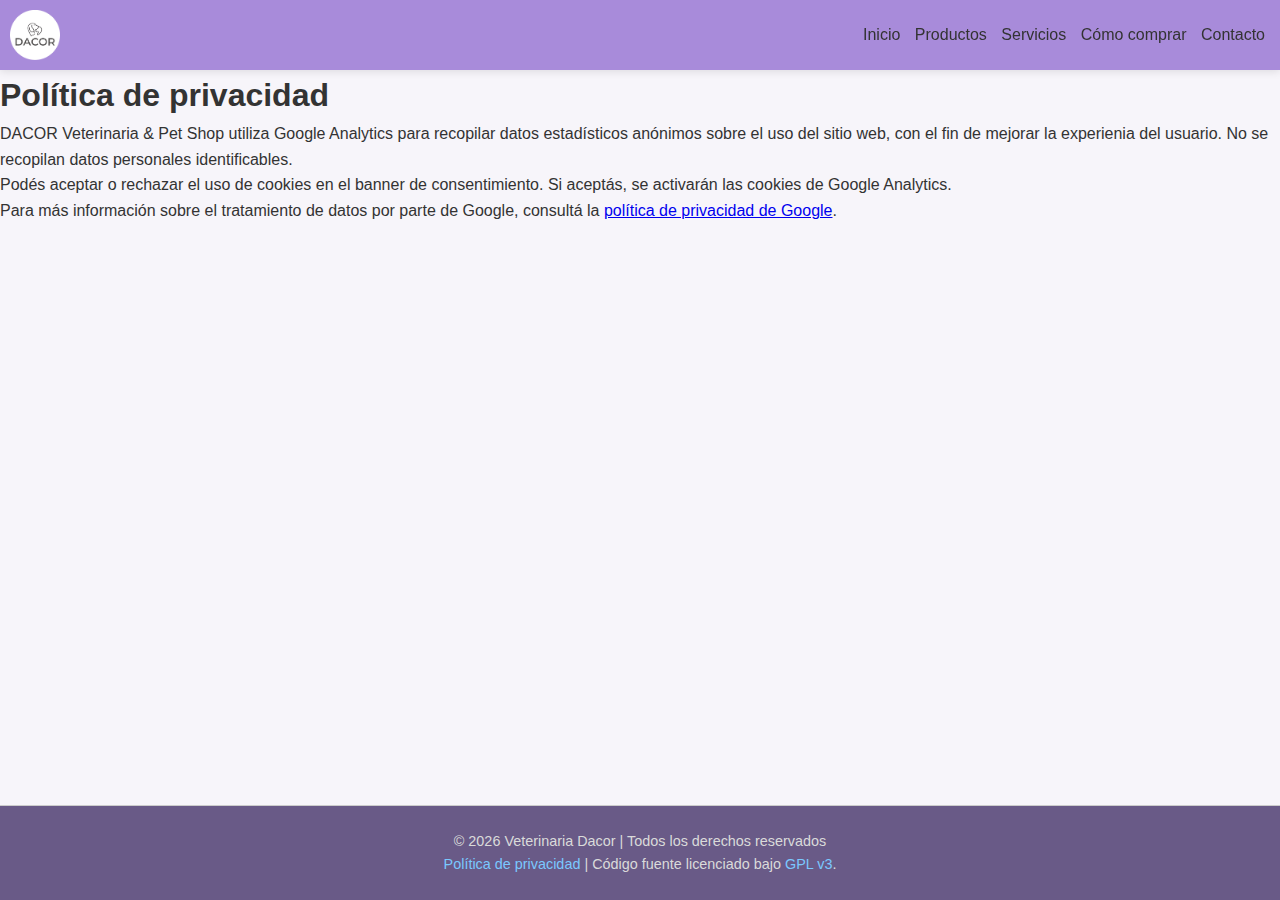
<file: privacy-policy.html>
<!--
  This file is part of the Dacor Vet Website.
  Copyright (C) 2026 Dacor Vet Web Team

  This program is free software: you can redistribute it and/or modify
  it under the terms of the GNU General Public License as published by
  the Free Software Foundation, either version 3 of the License, or
  (at your option) any later version.
-->

<!DOCTYPE html>
<html lang="es-419">
  <head>
    <meta charset="UTF-8" />
    <meta name="viewport" content="width=device-width, initial-scale=1.0" />
    <title>Política de privacidad | DACOR Veterinaria & Pet Shop</title>
    <meta
      name="description"
      content="Política de privacidad de DACOR Veterinaria & Pet Shop."
    />
    <link rel="stylesheet" href="css/styles.css" />
    <link rel="icon" href="img/favicon.png" type="image/png" />
  </head>
  <body>
    <header>
      <div class="header-container">
        <a href="index.html" class="header-container__logoLink">
          <img
            src="img/dacor_logo_500.png"
            alt="Logo de la veterinaria"
            class="header-container__logo"
          />
        </a>
        <button
          class="menu-toggle"
          id="menu-toggle"
          aria-label="Abrir menú"
          type="button"
        >
          &#9776;
        </button>
        <nav class="pages" role="navigation" aria-label="Menú principal">
          <a href="index.html" class="pages__link">Inicio</a>
          <a href="products.html" class="pages__link">Productos</a>
          <a href="services.html" class="pages__link">Servicios</a>
          <a href="how-to-buy.html" class="pages__link">Cómo comprar</a>
          <a href="contact.html" class="pages__link">Contacto</a>
        </nav>
      </div>
    </header>
    <main class="privacy-policy__content">
      <section class="privacy-policy__content--message">
        <h1 class=privacy-policy__content--text--title>Política de privacidad</h1>
        <p class="privacy-policy__content--text--description">
          DACOR Veterinaria & Pet Shop utiliza Google Analytics para recopilar
          datos estadísticos anónimos sobre el uso del sitio web, con el fin de
          mejorar la experienia del usuario. No se recopilan datos personales
          identificables.
        </p>
        <p class="privacy-policy__content--text--description"">
          Podés aceptar o rechazar el uso de cookies en el banner de
          consentimiento. Si aceptás, se activarán las cookies de Google
          Analytics.
        </p>
        <p class="privacy-policy__content--text--description"">
          Para más información sobre el tratamiento de datos por parte de
          Google, consultá la
          <a
            href="https://policies.google.com/privacy"
            target="_blank"
            rel="noopener"
            >política de privacidad de Google</a
          >.
        </p>
      </section>
    </main>

    <script src="js/navbar-toggle.js"></script>

    <footer class="footer">
      <div class="footer__content">
        <p>&copy; 2026 Veterinaria Dacor | Todos los derechos reservados</p>
        <p>
          <a href="privacy-policy.html">Política de privacidad</a> | Código
          fuente licenciado bajo
          <a
            href="https://www.gnu.org/licenses/gpl-3.0.html"
            target="_blank"
            rel="noopener"
            >GPL v3</a
          >.
        </p>
      </div>
    </footer>
  </body>
</html>
</file>
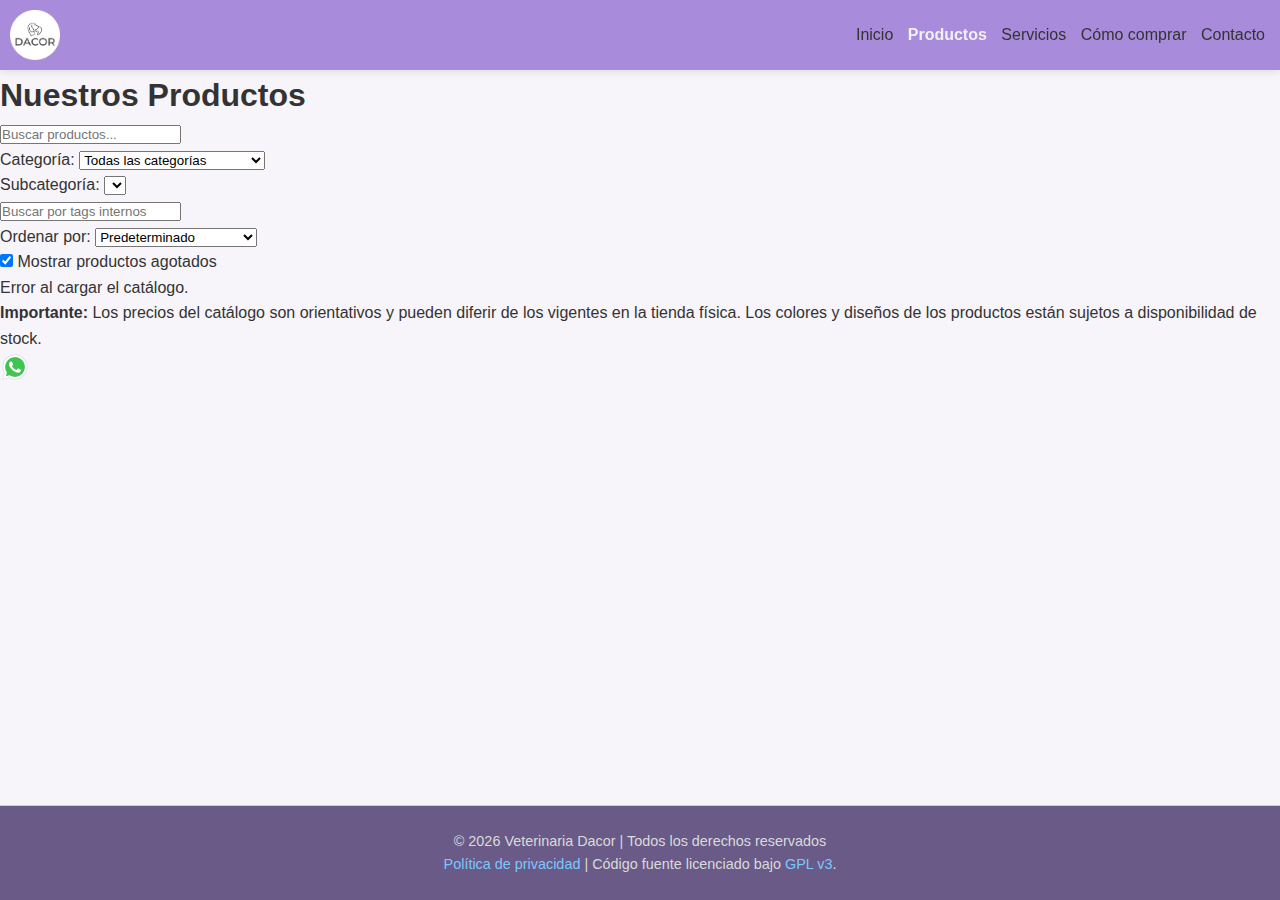
<file: products.html>
<!--
  This file is part of the Dacor Vet Website.
  Copyright (C) 2026 Dacor Vet Web Team

  This program is free software: you can redistribute it and/or modify
  it under the terms of the GNU General Public License as published by
  the Free Software Foundation, either version 3 of the License, or
  (at your option) any later version.
-->

<!DOCTYPE html>
<html lang="es-419">
  <head>
    <meta charset="UTF-8" />
    <meta name="viewport" content="width=device-width, initial-scale=1.0" />
    <meta
      name="description"
      content="Conocé todos los productos que ofrece Veterinaria Dacor en Córdoba: alimentos, accesorios, higiene y más."
    />
    <title>Productos | DACOR Veterinaria & Pet Shop</title>
    <link rel="stylesheet" href="css/styles.css" />
    <link rel="icon" href="img/favicon.png" type="image/png" />
  </head>

  <!-- Google tag (gtag.js) -->
  <script
    async
    src="https://www.googletagmanager.com/gtag/js?id=G-4W85S0XCM4"
  ></script>
  <script>
    window.dataLayer = window.dataLayer || [];
    function gtag() {
      dataLayer.push(arguments);
    }
    gtag("js", new Date());

    gtag("config", "G-4W85S0XCM4");
  </script>

  <body>
    <header>
      <div class="header-container">
        <a href="index.html" class="header-container__logoLink">
          <img
            src="img/dacor_logo_500.png"
            alt="Logo de la veterinaria"
            class="header-container__logo"
          />
        </a>
        <button
          class="menu-toggle"
          id="menu-toggle"
          aria-label="Abrir menú"
          type="button"
        >
          &#9776;
        </button>
        <nav class="pages" role="navigation" aria-label="Menú principal">
          <a href="index.html" class="pages__link">Inicio</a>
          <a href="products.html" class="pages__link" aria-current="page"
            >Productos</a
          >
          <a href="services.html" class="pages__link">Servicios</a>
          <a href="how-to-buy.html" class="pages__link">Cómo comprar</a>
          <a href="contact.html" class="pages__link">Contacto</a>
        </nav>
      </div>
    </header>

    <main>
      <section class="products-content">
        <h1 class="products-content__title">Nuestros Productos</h1>

        <!-- Filter Section -->
        <section class="products-content__filters">
          <input
            type="text"
            id="products-content__searchBox"
            class="products-content__searchBox"
            placeholder="Buscar productos..."
          />
          <div>
            <label for="products-content__categorySelector">Categoría:</label>
            <select
              id="products-content__categorySelector"
              class="products-content__categorySelector"
            >
              <option value="todas">Todas las categorías</option>
              <option disabled>──────────</option>
              <option value="accesorios">Accesorios</option>
              <option value="alimento">Alimento</option>
              <option value="camas_descanso">Camas y descanso</option>
              <option value="comederos_bebederos">Comederos y bebederos</option>
              <option value="educacion_adiestramiento">
                Educación y adiestramiento
              </option>
              <option value="entorno_habitat">Entorno y hábitat</option>
              <option value="gatos_exclusivo">Gatos exclusivo</option>
              <option value="higiene_cuidado">Higiene y cuidado</option>
              <option value="juguetes">Juguetes</option>
              <option value="limpieza">Limpieza</option>
              <option value="salud_farmacia">Salud y farmacia</option>
              <option value="transportadoras">Transportadoras</option>
              <option disabled>──────────</option>
              <option value="otros">Otros</option>
            </select>
          </div>
          <div>
            <label for="products-content__subcategorySelector"
              >Subcategoría:</label
            >
            <select
              id="products-content__subcategorySelector"
              class="products-content__subcategorySelector"
            ></select>
          </div>
          <div>
            <input
              type="text"
              class="products-content__internSearchBox hidden"
              id="products-content__internSearchBox"
              placeholder="Buscar por tags internos"
            />
          </div>
          <div>
            <label for="products-content__sortSelector">Ordenar por:</label>
            <select
              id="products-content__sortSelector"
              class="products-content__sortSelector"
            >
              <option value="default">Predeterminado</option>
              <option value="name-az">Nombre (A-Z)</option>
              <option value="name-za">Nombre (Z-A)</option>
              <option value="price-asc">Precio (menor a mayor)</option>
              <option value="price-desc">Precio (mayor a menor)</option>
              <option value="category">Categoría</option>
            </select>
          </div>
          <div>
            <input
              type="checkbox"
              id="products-content__checkboxStock"
              class="products-content__checkboxStock"
              checked
            />
            <label> Mostrar productos agotados </label>
          </div>
        </section>

        <!-- Product cards section & Pagination-->
        <section>
          <section class="products-content__cards" id="products-content__cards">
            <!-- Productos se insertan dinámicamente -->
          </section>

          <div id="products-content__pages" class="products-content__pages">
            <!-- Paginación se insertará dinámicamente -->
          </div>
        </section>
      </section>

      <!-- Disclaimer -->
      <div class="products-content__disclaimer">
        <p class="products-content__disclaimer-text">
          <strong>Importante:</strong> Los precios del catálogo son orientativos
          y pueden diferir de los vigentes en la tienda física. Los colores y
          diseños de los productos están sujetos a disponibilidad de stock.
        </p>
      </div>

      <!-- Floating whatsapp button -->
      <a
        href="https://wa.me/5493516784060"
        class="products-content__whatsapp-btn"
        target="_blank"
        aria-label="Chatear por WhatsApp"
      >
        <img
          class="products-content__whatsapp-img"
          src="img/whatsapp-icono-30.png"
          alt="WhatsApp"
        />
      </a>
    </main>

    <script src="js/show-products.js"></script>
    <script src="js/navbar-toggle.js"></script>

    <footer class="footer">
      <div class="footer__content">
        <p>&copy; 2026 Veterinaria Dacor | Todos los derechos reservados</p>
        <p>
          <a href="privacy-policy.html">Política de privacidad</a> | Código
          fuente licenciado bajo
          <a
            href="https://www.gnu.org/licenses/gpl-3.0.html"
            target="_blank"
            rel="noopener"
            >GPL v3</a
          >.
        </p>
      </div>
    </footer>
  </body>
</html>
</file>
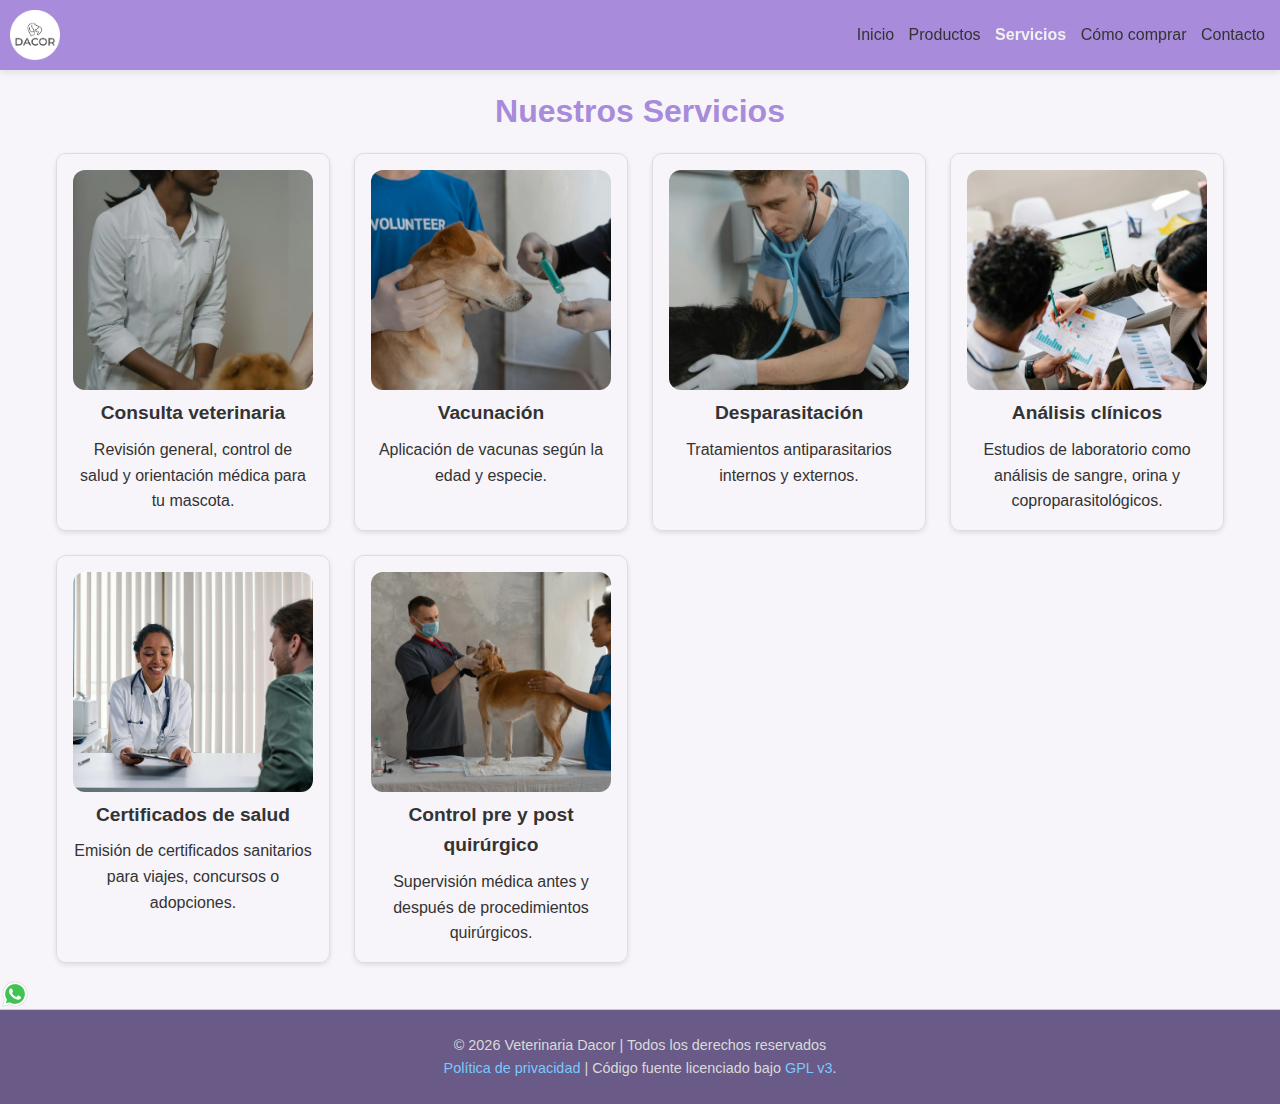
<file: services.html>
<!--
  This file is part of the Dacor Vet Website.
  Copyright (C) 2026 Dacor Vet Web Team

  This program is free software: you can redistribute it and/or modify
  it under the terms of the GNU General Public License as published by
  the Free Software Foundation, either version 3 of the License, or
  (at your option) any later version.
-->

<!DOCTYPE html>
<html lang="es-419">
  <head>
    <meta charset="UTF-8" />
    <meta name="viewport" content="width=device-width, initial-scale=1.0" />
    <meta
      name="description"
      content="Conocé todos los servicios veterinarios que ofrece Veterinaria Dacor en Córdoba: atención médica, vacunación, consultas y más."
    />
    <title>Servicios | DACOR Veterinaria & Pet Shop</title>
    <link rel="stylesheet" href="css/styles.css" />
    <link rel="icon" href="img/favicon.png" type="image/png" />
  </head>
  <body>
    <header>
      <div class="header-container">
        <a href="index.html" class="header-container__logoLink">
          <img
            src="img/dacor_logo_500.png"
            alt="Logo de la veterinaria"
            class="header-container__logo"
          />
        </a>
        <button
          class="menu-toggle"
          id="menu-toggle"
          aria-label="Abrir menú"
          type="button"
        >
          &#9776;
        </button>
        <nav class="pages" role="navigation" aria-label="Menú principal">
          <a href="index.html" class="pages__link">Inicio</a>
          <a href="products.html" class="pages__link">Productos</a>
          <a href="services.html" class="pages__link" aria-current="page"
            >Servicios</a
          >
          <a href="how-to-buy.html" class="pages__link">Cómo comprar</a>
          <a href="contact.html" class="pages__link">Contacto</a>
        </nav>
      </div>
    </header>

    <!-- Google tag (gtag.js) -->
  <script
    async
    src="https://www.googletagmanager.com/gtag/js?id=G-4W85S0XCM4"
  ></script>
  <script>
    window.dataLayer = window.dataLayer || [];
    function gtag() {
      dataLayer.push(arguments);
    }
    gtag("js", new Date());

    gtag("config", "G-4W85S0XCM4");
  </script>

    <main>
      <section class="services-content">
        <h1 class="services-content__title">Nuestros Servicios</h1>
        <div id="services-content__cards" class="services-content__cards">
          <noscript>
            <p>Para ver los servicios ofrecidos, activá JavaScript en tu navegador.</p>
          </noscript>
        </div>
      </section>

      <!-- Floating whatsapp button -->
      <a
        href="https://wa.me/5493513142528"
        class="products-content__whatsapp-btn"
        target="_blank"
        aria-label="Chatear por WhatsApp"
      >
        <img
          class="products-content__whatsapp-img"
          src="img/whatsapp-icono-30.png"
          alt="WhatsApp"
        />
      </a>
    </main>

    <script src="js/show-services.js"></script>
    <script src="js/navbar-toggle.js"></script>

    <footer class="footer">
      <div class="footer__content">
        <p>&copy; 2026 Veterinaria Dacor | Todos los derechos reservados</p>
        <p>
          <a href="privacy-policy.html">Política de privacidad</a> |
          Código fuente licenciado bajo
          <a
            href="https://www.gnu.org/licenses/gpl-3.0.html"
            target="_blank"
            rel="noopener"
            >GPL v3</a
          >.
        </p>
      </div>
    </footer>
  </body>
</html>
</file>
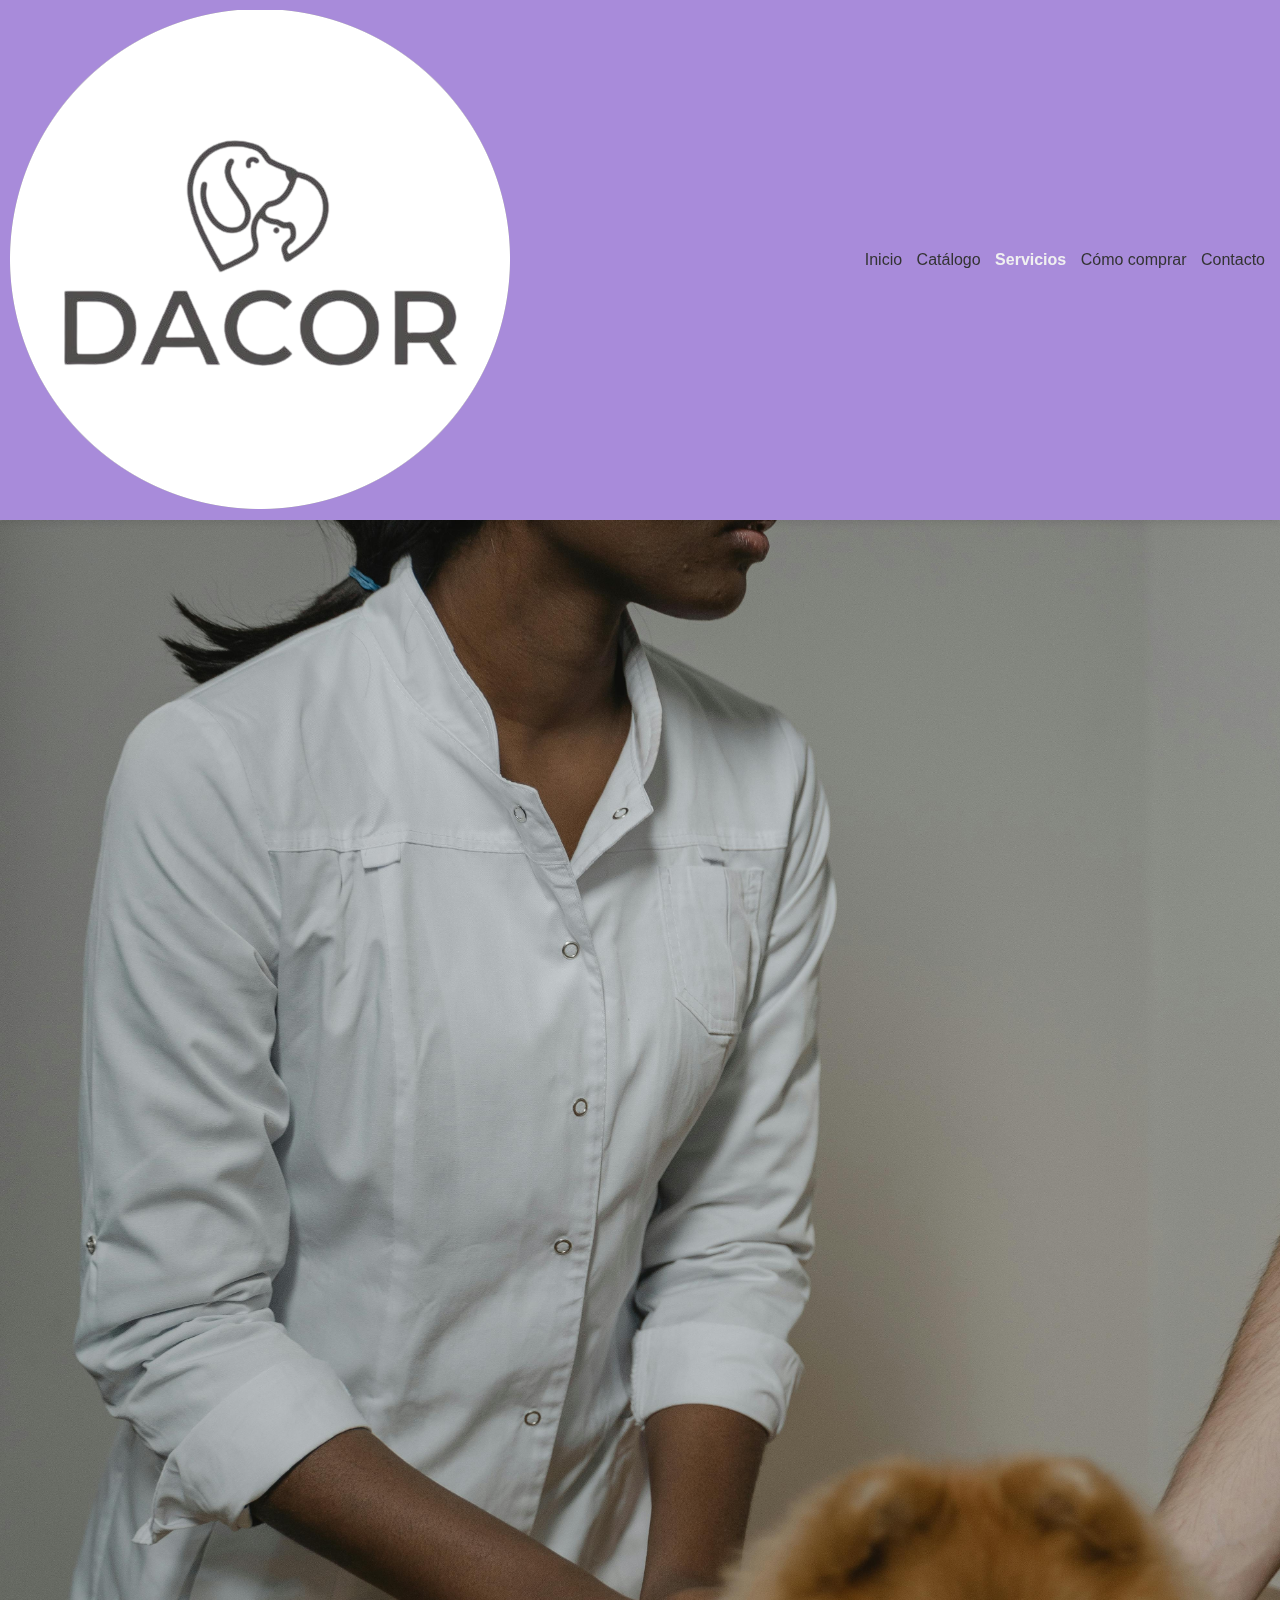
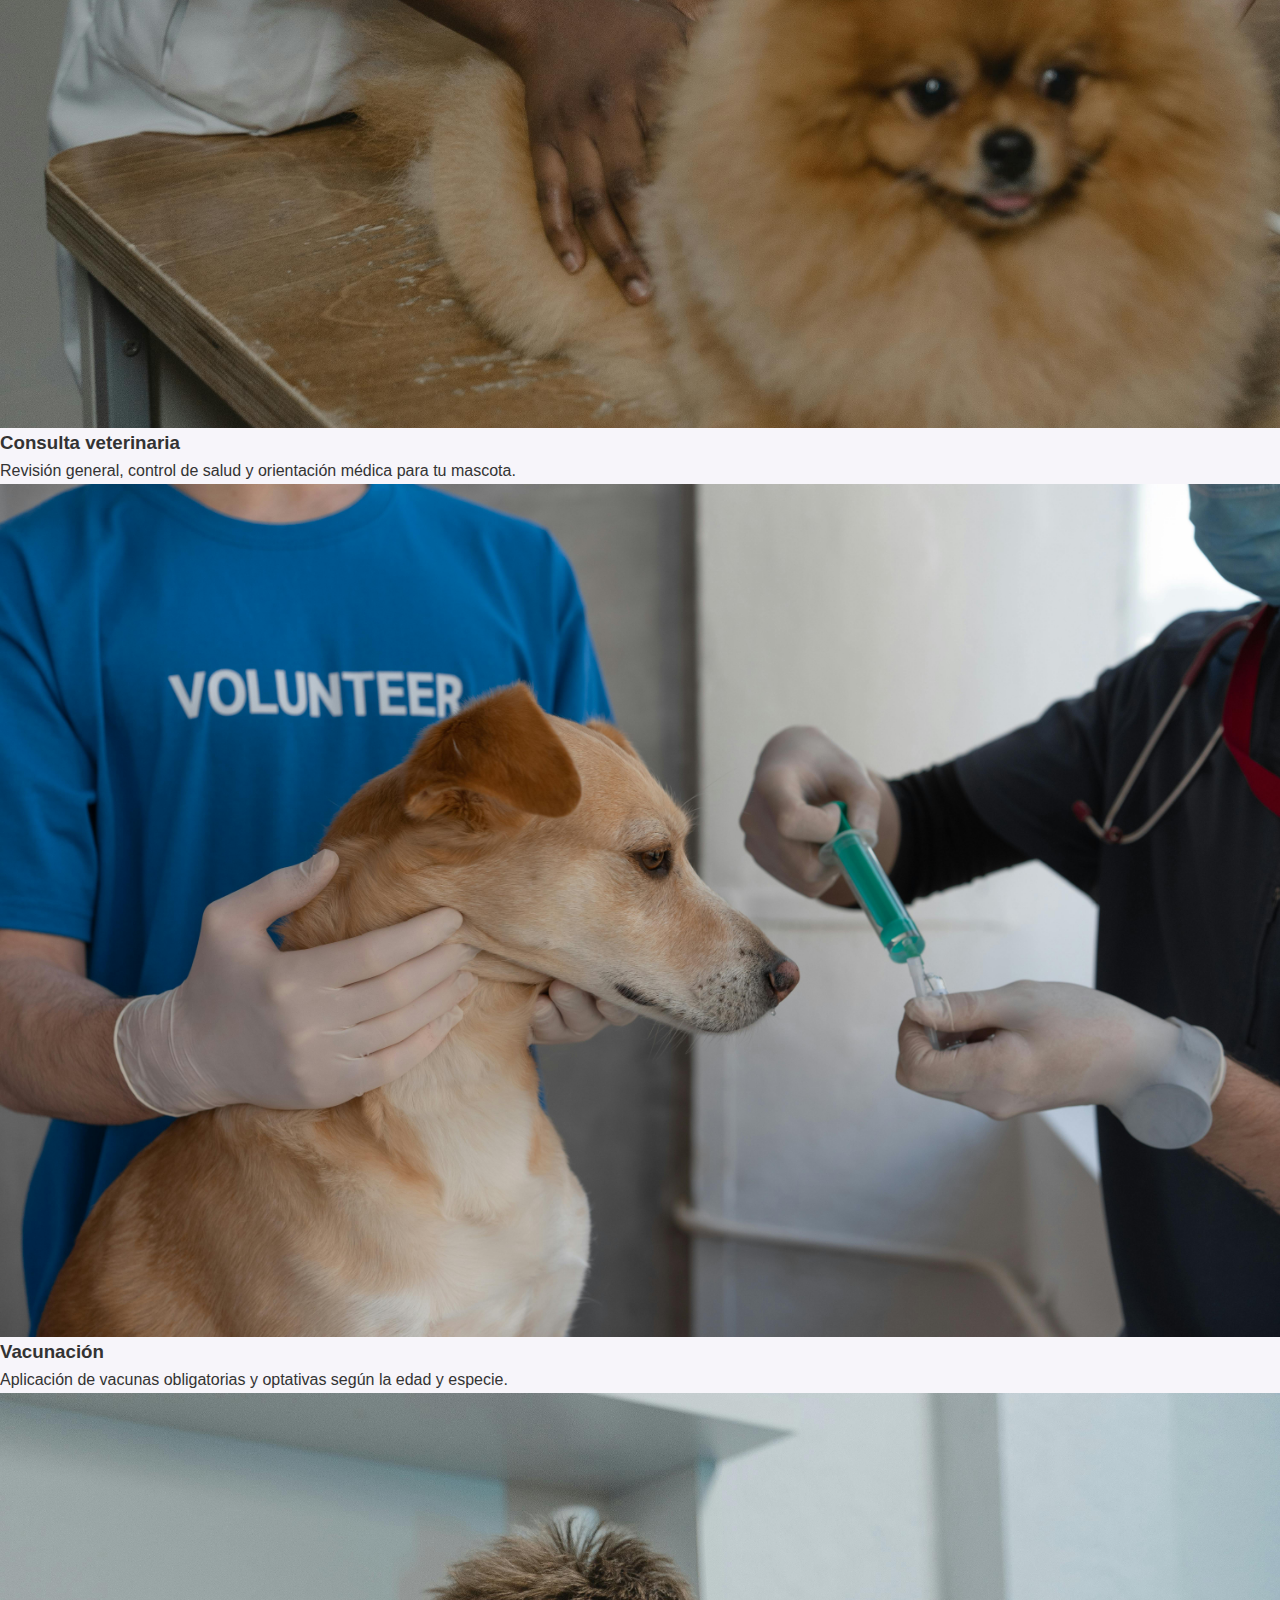
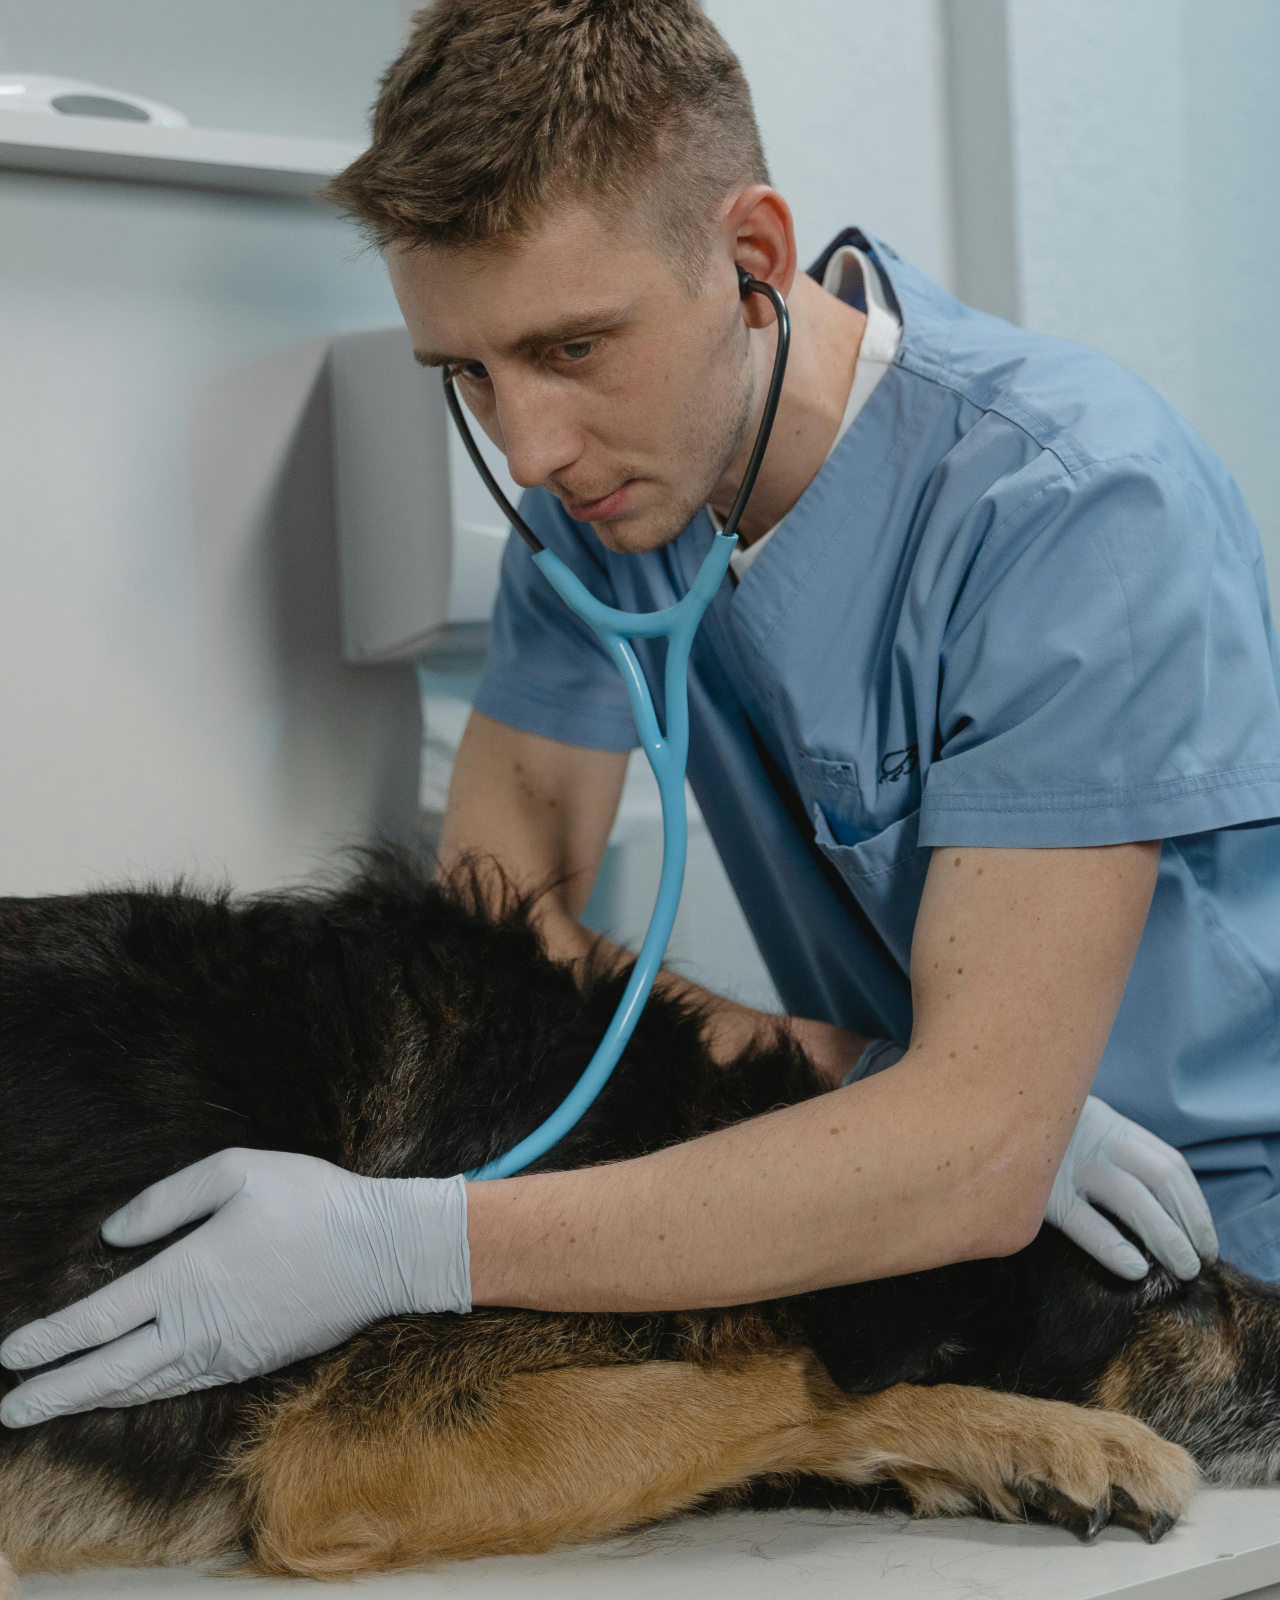
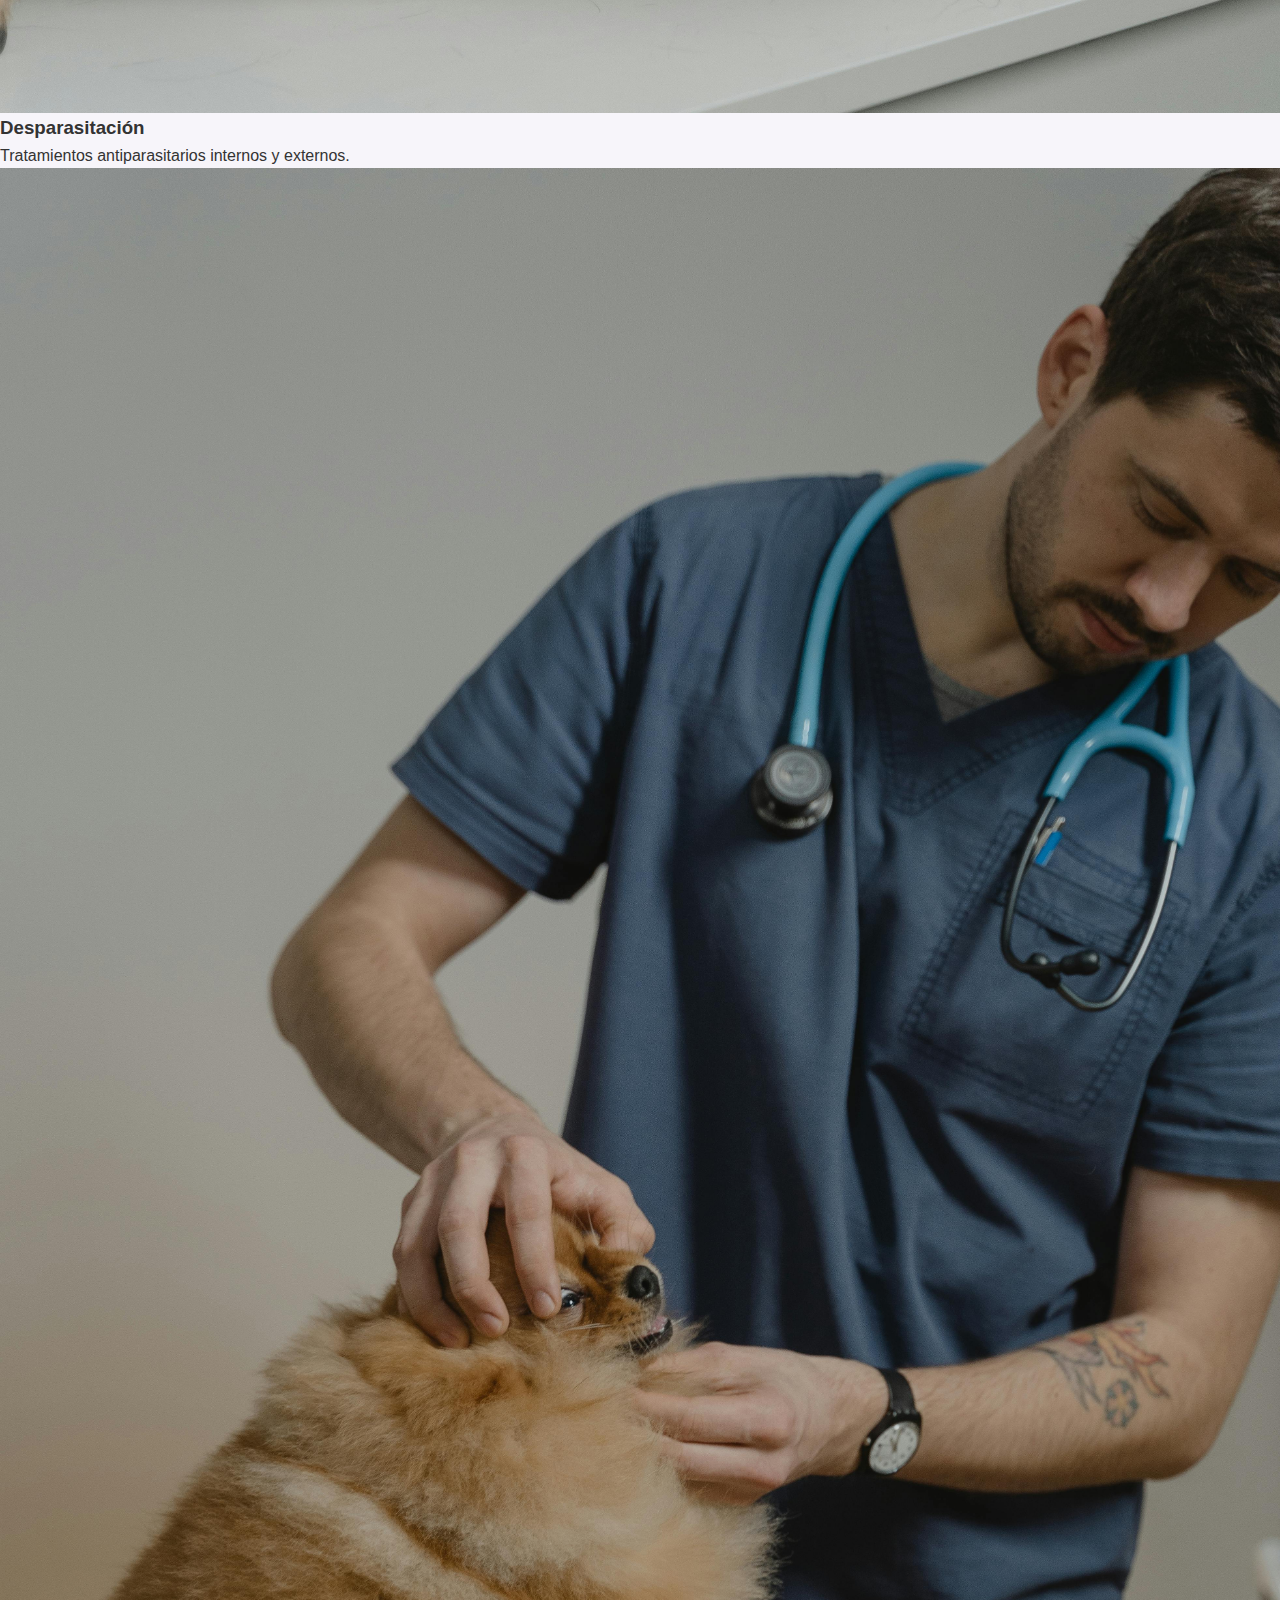
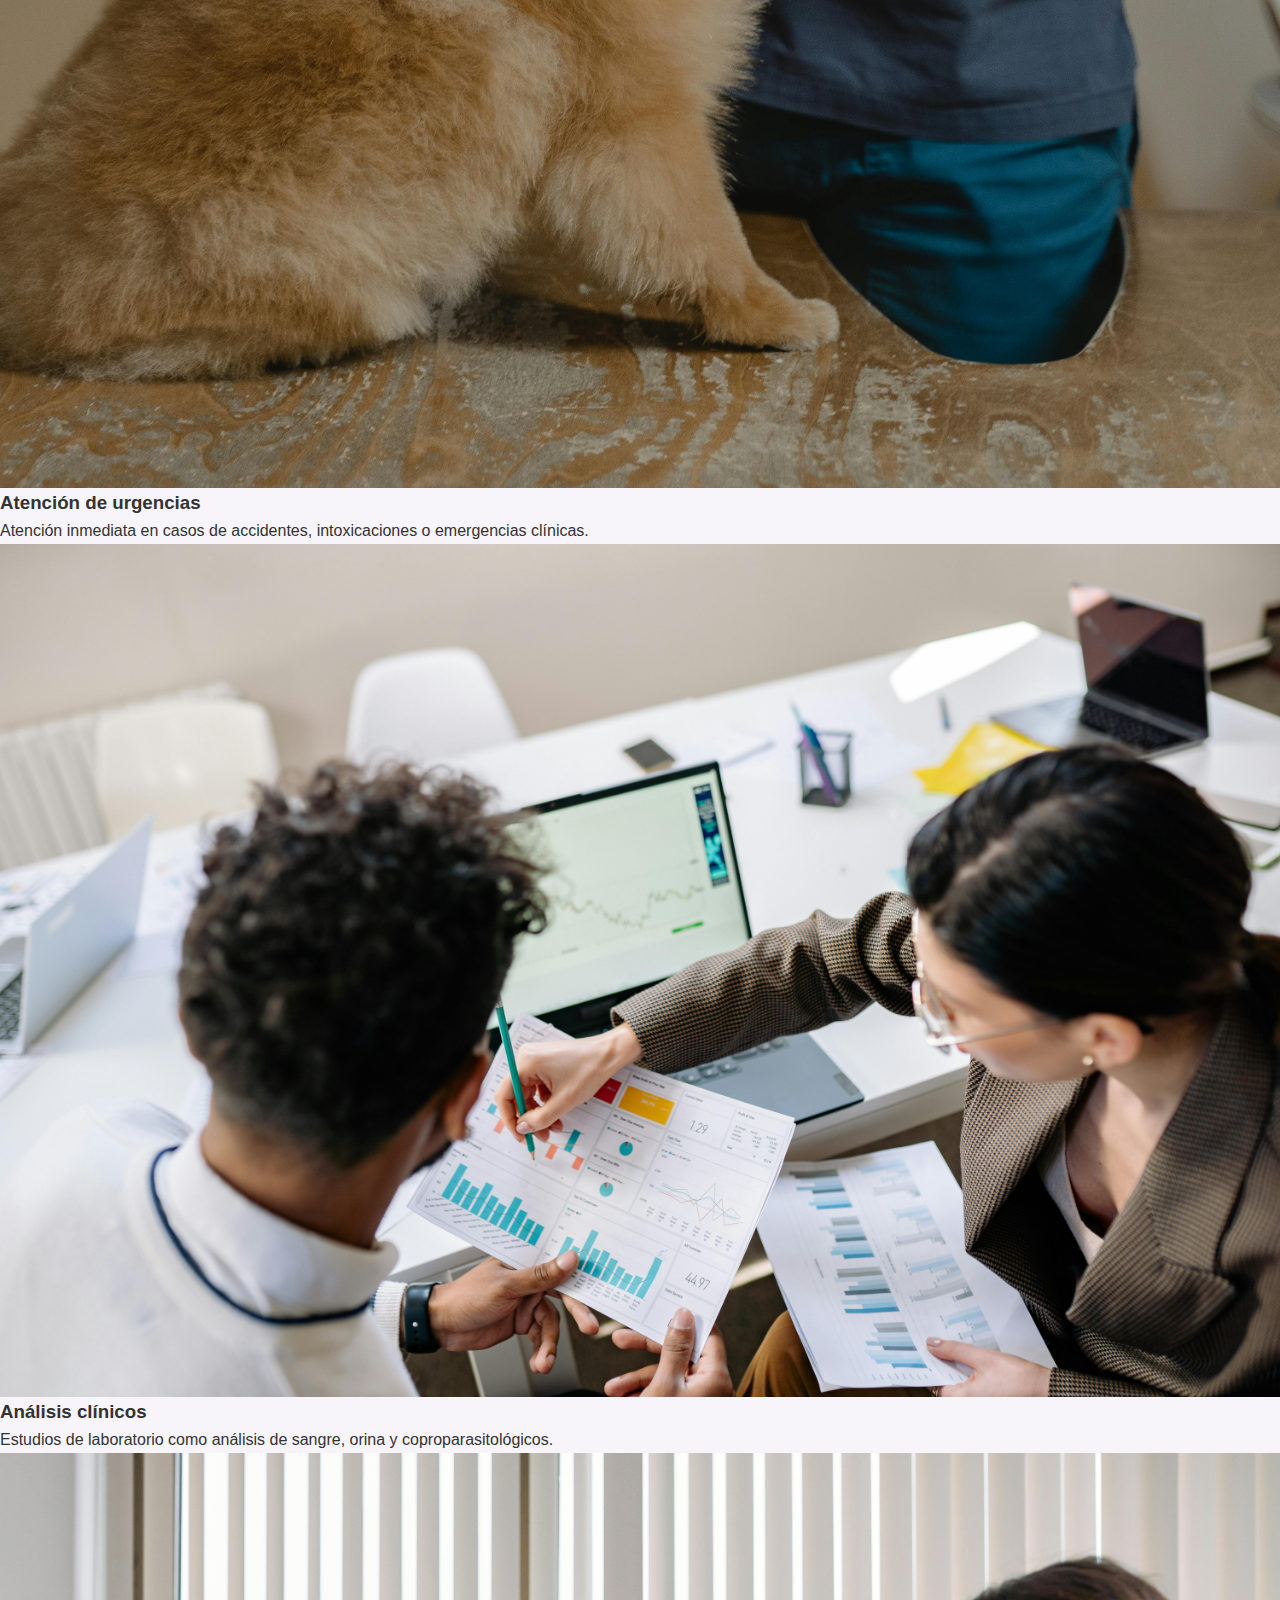
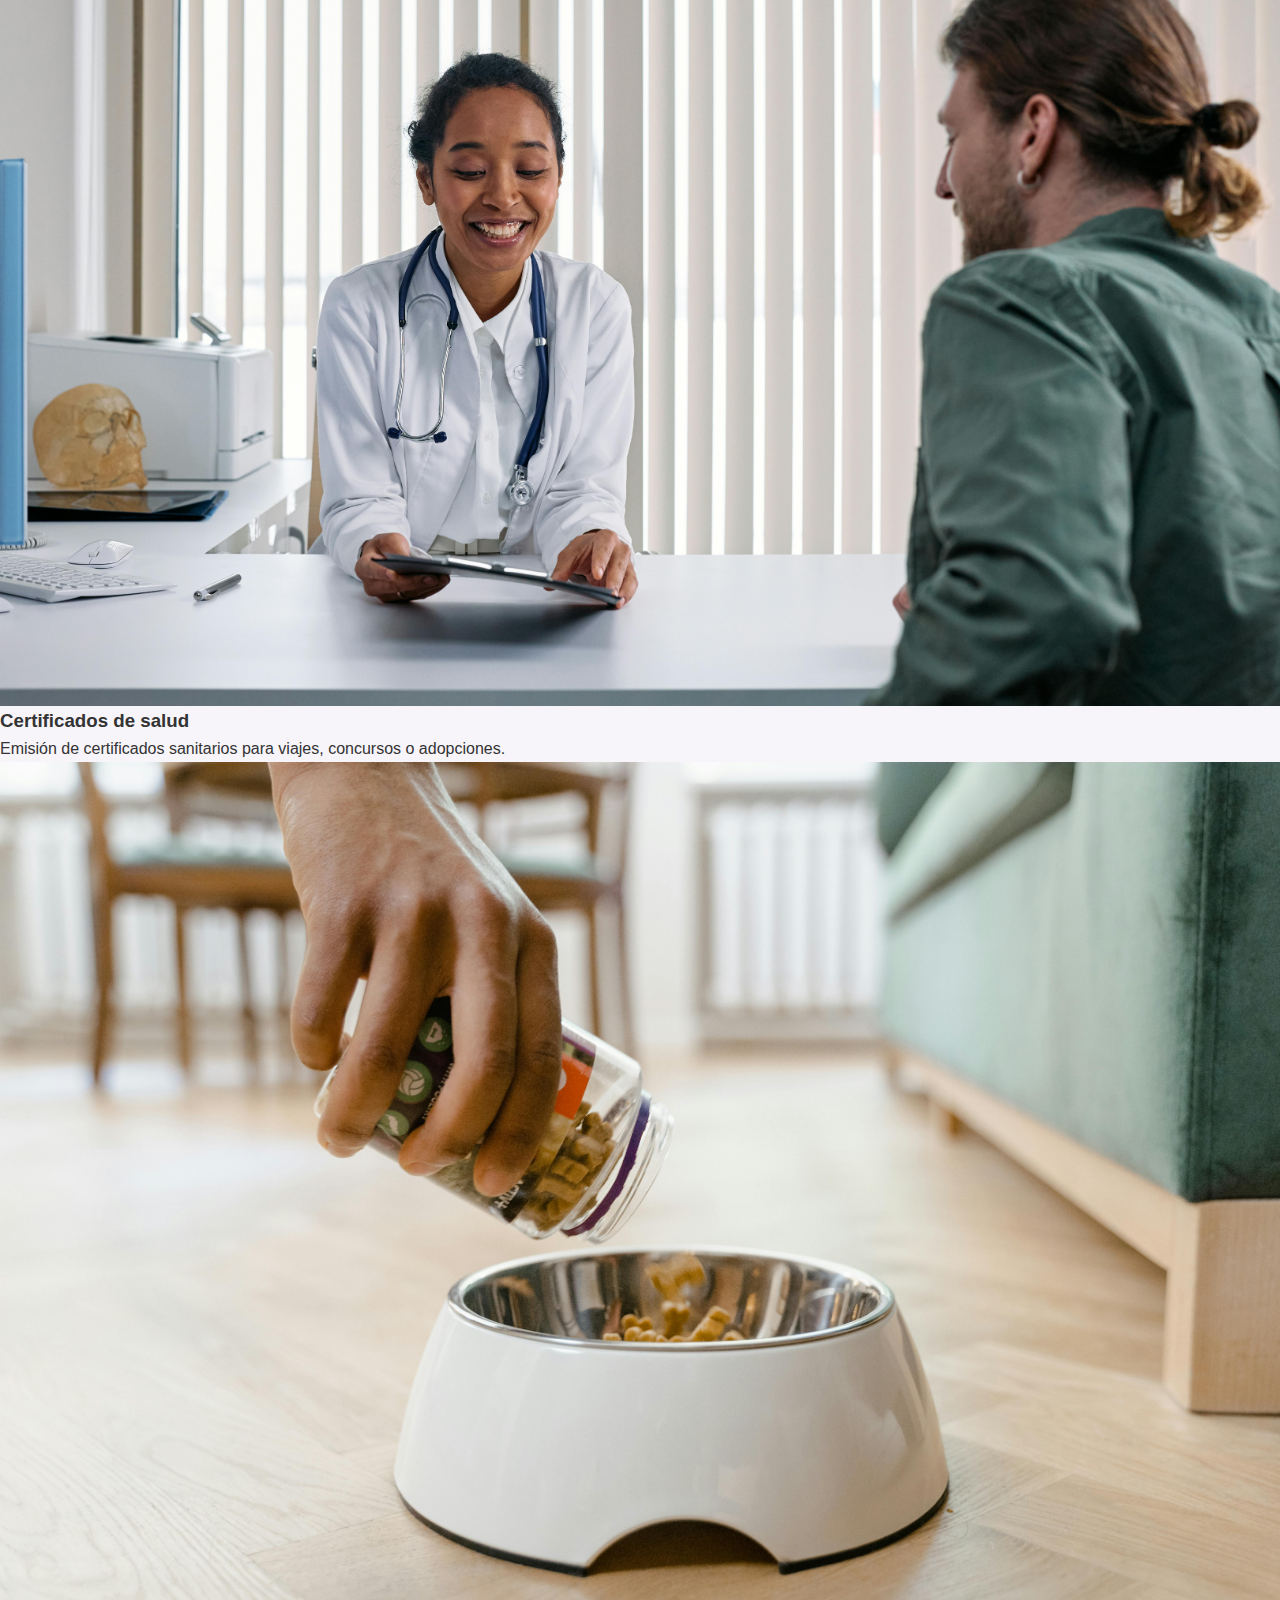
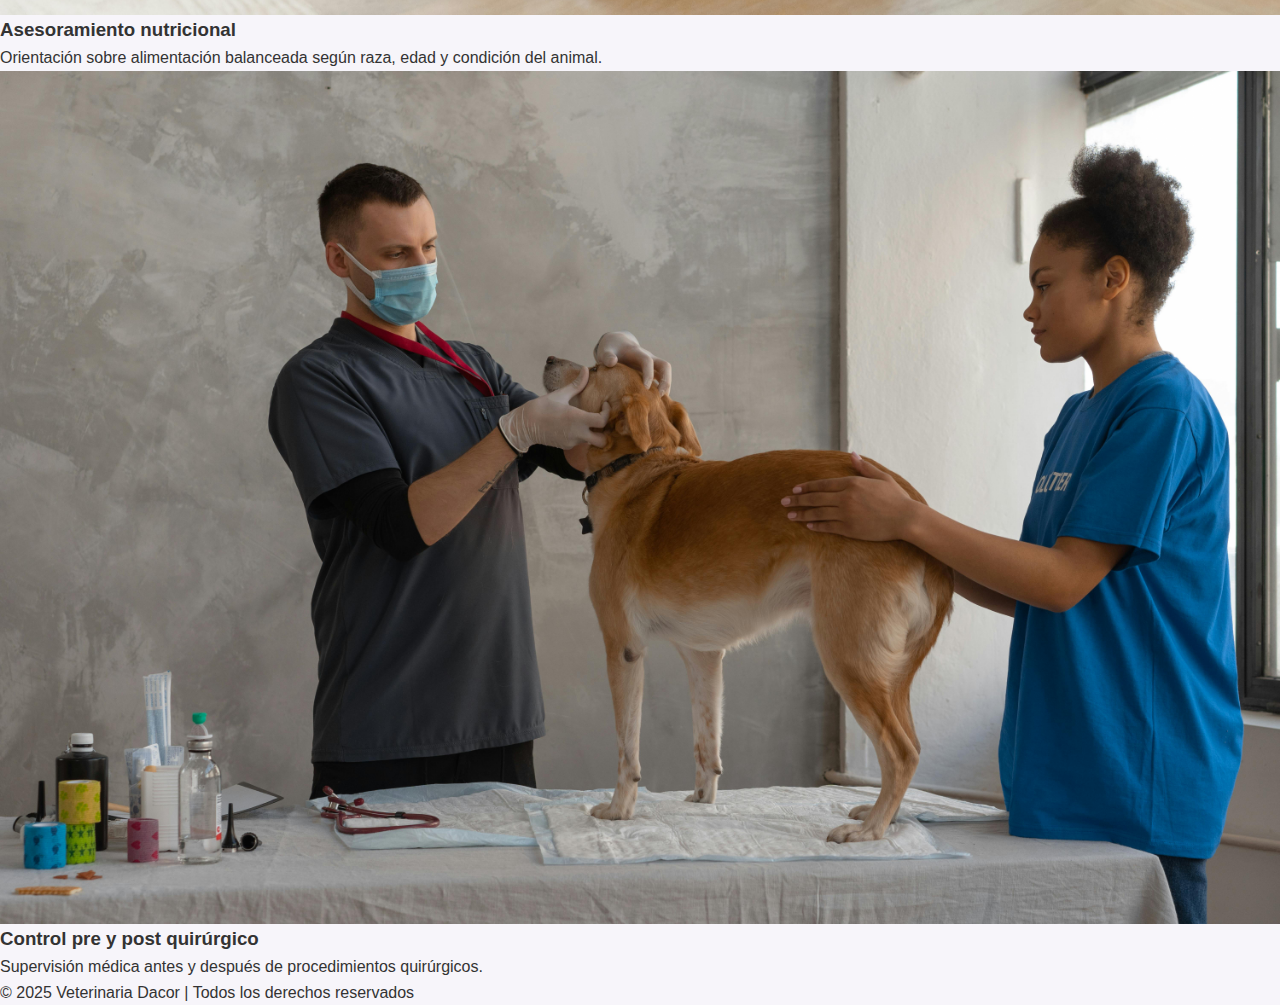
<file: servicios.html>
<!DOCTYPE html>
<html lang="es-419">
  <!-- Latin America -->
  <head>
    <meta charset="UTF-8" />
    <meta name="viewport" content="width=device-width, initial-scale=1.0" />
    <title>Servicios - Veterinaria Dacor</title>
    <link rel="stylesheet" href="css/styles.css" />
    <link rel="icon" href="img/favicon.png" type="image/png" />
  </head>
  <body>
    <header>
      <div class="header-container">
        <a href="index.html" class="logo-link">
          <img
            src="img/dacor_logo_500.png"
            alt="Logo de la veterinaria"
            class="logo"
          />
        </a>
        <button
          class="menu-toggle"
          id="menu-toggle"
          aria-label="Abrir menú"
          type="button"
        >
          &#9776;
        </button>
        <nav class="pages" role="navigation" aria-label="Menú principal">
          <a href="index.html" class="pages__link">Inicio</a>
          <a href="catalogo.html" class="pages__link">Catálogo</a>
          <a href="servicios.html" class="pages__link" aria-current="page"
            >Servicios</a
          >
          <a href="envios.html" class="pages__link">Cómo comprar</a>
          <a href="contacto.html" class="pages__link">Contacto</a>
        </nav>
      </div>
    </header>

    <main id="servicios" class="contenedor">
      <h2>Servicios</h2>
      <div id="lista-servicios" class="grid-servicios">
        <!-- Se completara dinámicamente -->
      </div>
    </main>

    <script src="js/servicios.js"></script>
    <script src="js/navbar-toggle.js"></script>

    <footer>
      <p>&copy; 2025 Veterinaria Dacor | Todos los derechos reservados</p>
    </footer>
  </body>
</html>
</file>
<file: css/styles.css>
/*
  This file is part of the Dacor Vet Website.
  Copyright (C) 2025 Dacor Vet Web Team

  This program is free software: you can redistribute it and/or modify
  it under the terms of the GNU General Public License as published by
  the Free Software Foundation, either version 3 of the License, or
  (at your option) any later version.
*/

/* ----------------------------------
   BASIC RESET AND VARIABLES
---------------------------------- */

:root {
  --color-primary: #a88bda;
  --color-secondary: #f4f4f4;
  --color-text: #333;
  --color-background: #f7f5fa;
  --color-btn-normal: #c4a7e7;
  --color-btn-hover: #b192dd;
  --color-btn-active: #6f54ad;
  --color-contact-section: #e8e3f1;
  --color-footer: #695a87;
  --color-price: #6f54ad;
  --color-link: #7ac8ff;
  --font-main: "Segoe UI", sans-serif;
}

* {
  margin: 0;
  padding: 0;
  box-sizing: border-box;
}

html,
body {
  height: 100%;
  margin: 0;
  font-family: var(--font-main);
  background-color: var(--color-background);
  color: var(--color-text);
  line-height: 1.6;
  display: flex;
  flex-direction: column;
}

img {
  max-width: 100%;
  display: block;
  height: auto;
}

/* ----------------------------------
   WEBSITE LAYOUT
---------------------------------- */
main {
  flex: 1;
  padding-top: 70px;
}

/* ----------------------------------
   HEADER - NAVIGATION
---------------------------------- */
header {
  position: fixed;
  top: 0;
  left: 0;
  width: 100%;
  z-index: 1000;
  background-color: var(--color-primary);
  box-shadow: 0 2px 8px rgba(0, 0, 0, 0.1);
}

.header-container {
  display: flex;
  align-items: center;
  justify-content: space-between;
  flex-wrap: wrap;
  margin: 10px;
}

.header-container__logo {
  height: 50px;
}

.pages.active {
  display: flex;
}

.pages__link {
  text-decoration: none;
  color: var(--color-text);
  transition: color 0.3s ease;
  margin: 0 5px;
}

.pages a[aria-current="page"] {
  font-weight: bold;
  color: #f0f0f0;
}

.pages__link:hover {
  font-weight: bold;
  color: #f0f0f0;
  cursor: pointer;
}

/* Burger Menu */
.menu-toggle {
  display: none;
  font-size: 2rem;
  background: none;
  border: none;
  cursor: pointer;
  transition: transform 0.3s ease;
}

.menu-toggle:hover {
  transform: scale(1.1);
}

/* ----------------------------------
   MAIN PAGE
---------------------------------- */
.hero {
  padding: 4rem 2rem;
}

.hero__content {
  max-width: 1200px;
  margin: 0 auto;
  display: flex;
  align-items: center;
  justify-content: space-between;
  flex-wrap: wrap;
  gap: 2rem;
}

.hero__text {
  flex: 1 1 500px;
}

.hero__title {
  font-size: 3rem;
  color: var(--color-primary);
  margin-bottom: 1rem;
  line-height: 1.2;
}

.hero__description {
  font-size: 1.25rem;
  color: #444;
  margin-bottom: 2rem;
}

.hero__buttons {
  display: flex;
  gap: 1rem;
  flex-wrap: wrap;
}

.hero__cta {
  padding: 0.85rem 1.75rem;
  border-radius: 8px;
  font-size: 1rem;
  font-weight: 600;
  text-decoration: none;
  transition: all 0.3s ease;
  background-color: var(--color-btn-normal);
  color: white;
}

.hero__cta:hover {
  background-color: var(--color-btn-hover);
  transform: scale(1.1);
}

.hero__cta:active {
  background-color: var(--color-btn-active);
}

.hero__image {
  flex: 1 1 400px;
  text-align: center;
}

.hero__image img {
  max-width: 100%;
  height: auto;
  border-radius: 1rem;
  box-shadow: 0 4px 20px rgba(0, 0, 0, 0.1);
}

/* ----------------------------------
   FEATURED PRODUCTS (MAIN PAGE)
---------------------------------- */

.featured-products {
  padding: 4rem 2rem;
  text-align: center;
}

.featured-products__title {
  font-size: 2rem;
  color: var(--color-primary);
  margin-bottom: 0.5rem;
}

.featured-products__description {
  font-size: 1.1rem;
  color: #555;
  margin-bottom: 2rem;
}

.featured-products__card {
  background-color: #fff;
  border-radius: 1rem;
  box-shadow: 0 4px 12px rgba(0, 0, 0, 0.08);
  overflow: hidden;
  transition: transform 0.2s ease;
}

.featured-products__card:hover {
  transform: translateY(-4px);
}

.featured-products__card-image {
  width: 100%;
  height: 200px;
  object-fit: contain;
  background-color: #fff;
}

.featured-products__card-info {
  padding: 1rem;
}

.featured-products__card-title {
  font-size: 1.2rem;
  color: var(--color-primary);
  margin-bottom: 0.5rem;
}

.featured-products__card-description {
  font-size: 1rem;
  color: #444;
}

.featured-products__product-grid {
  display: grid;
  grid-template-columns: repeat(auto-fit, minmax(250px, 1fr));
  gap: 2rem;
  max-width: 1200px;
  margin: 0 auto;
}

.featured-products__cta {
  margin-top: 3rem;
  display: inline-block;
  padding: 0.85rem 1.75rem;
  background-color: var(--color-primary);
  color: #fff;
  border-radius: 8px;
  font-weight: bold;
  text-decoration: none;
  transition: transform 0.2s ease;
}

.featured-products__cta:hover {
  background-color: var(--color-btn-hover);
  transform: scale(1.1);
}

.featured-products__cta:active {
  background-color: var(--color-btn-active);
}

/* ----------------------------------
    TESTIMONIALS (MAIN PAGE)
---------------------------------- */
.testimonials {
  padding: 4rem 1rem;
  text-align: center;
}

.testimonials__title {
  font-size: 2rem;
  margin-bottom: 2rem;
  color: var(--color-primary);
}

.testimonials__list {
  display: flex;
  flex-wrap: wrap;
  justify-content: center;
  gap: 2rem;
}

.testimonials__testimonial {
  background-color: #fff;
  border-radius: 12px;
  padding: 1.5rem;
  max-width: 300px;
  box-shadow: 0 4px 8px rgba(0, 0, 0, 0.1);
  transition: transform 0.3s ease;
}

.testimonials__testimonial:hover {
  transform: translateY(-5px);
}

.testimonials__testimonial-text {
  font-size: 1rem;
  color: #555;
  margin-bottom: 1rem;
  font-style: italic;
}

.testimonials__testimonial-info {
  display: flex;
  justify-content: space-between;
  align-items: center;
  font-weight: bold;
  color: #222;
}

.testimonials__stars {
  color: #f4c150;
}

.testimonials__google-reviews-button {
  margin-top: 2rem;
  text-align: center;
}

.testimonials__google-reviews-button a {
  display: inline-block;
  background-color: var(--color-primary);
  color: white;
  padding: 0.75rem 1.5rem;
  border-radius: 8px;
  font-size: 1rem;
  font-weight: bold;
  text-decoration: none;
  transition: transform 0.3s ease;
}

.testimonials__google-reviews-button a:hover {
  background-color: var(--color-btn-hover);
  transform: scale(1.05);
}

/* ----------------------------------
   CONTACT INFORMATION (MAIN PAGE)
---------------------------------- */
.contact-information {
  background-color: var(--color-contact-section);
  padding: 1rem 1rem;
  text-align: center;
}

.contact-information__container {
  max-width: 1200px;
  margin: 0 auto;
}

.contact-information__content {
  display: flex;
  flex-wrap: wrap;
  justify-content: center;
  align-items: center;
  margin-top: 1rem;
}

.contact-information__details {
  flex: 1 1 400px;
  text-align: center;
}

.contact-information__details p {
  font-size: 1.1rem;
  color: var(--color-text);
}

.contact-information__details--openingHours {
  list-style: none;
  padding-left: 1rem;
  margin: 0 auto 1rem;
  color: #555;
  font-style: italic;
  font-size: 1rem;
}

.contact-information__socialMedia--images {
  display: flex;
  align-items: center;
  justify-content: center;
  gap: 0.5rem;
}

.contact-information__socialMedia--images .social-icon {
  width: 40px;
  height: 40px;
  display: flex;
  align-items: center;
  justify-content: center;
  transition: transform 0.3s ease;
}

.contact-information__socialMedia--images .social-icon:hover {
  transform: scale(1.2);
}

.google-maps {
  flex: 1 1 400px;
  max-width: 400px;
  height: auto;
  transition: transform 0.3s ease;
}

.google-maps:hover {
  transform: scale(1.05);
}

/* ----------------------------------
   FOOTER
---------------------------------- */
.footer {
  background-color: var(--color-footer);
  color: #dadada;
  padding: 1.5rem;
  text-align: center;
  font-size: 0.9rem;
  border-top: 1px solid #ccc;
}

.footer__content a {
  color: var(--color-link);
  text-decoration: none;
}

.footer__content a:hover {
  text-decoration: underline;
}

/* ----------------------------------
   CATALOG PAGE
---------------------------------- */

.catalog-content {
  max-width: 1200px;
  margin: 0 auto;
  background-color: var(--color-background);
  display: flex;
  flex-direction: column;
  padding: 1rem 1rem;
  text-align: center;
}

.catalog-content__cards {
  display: grid;
  grid-template-columns: repeat(auto-fill, minmax(250px, 1fr));
  gap: 1.5rem;
  justify-content: center;
  max-width: 100%;
  margin: 1.5rem 1.5rem;
}

.catalog-content__title {
  color: var(--color-primary);
  font-size: 2.2rem;
  text-align: center;
}

.catalog-content__card {
  background-color: white;
  border: 1px solid #ddd;
  border-radius: 10px;
  padding: 0.1rem;
  box-shadow: 0 2px 6px rgba(0, 0, 0, 0.1);
  display: flex;
  flex-direction: column;
}

.catalog-content__card-image,
.catalog-content__card-thumbnails {
  display: flex;
  flex-wrap: wrap;
  gap: 5px;
  justify-content: center;
}

.catalog-content__card-thumbnail {
  width: 40px;
  height: auto;
  cursor: pointer;
  border-radius: 5px;
  border: 0.1rem solid var(--color-primary);
  transition: transform 0.2s;
}

.catalog-content__card-thumbnail:hover {
  transform: scale(1.1);
}

.catalog-content__card-main-image {
  width: 100%;
  height: auto;
  object-fit: cover;
  margin-bottom: 0.5rem;
}

.catalog-content__card-title {
  font-size: 1rem;
  margin: 0.2rem 0.5rem;
  color: var(--color-text);
  text-align: center;
}

.catalog-content__card-description {
  font-size: 0.8rem;
  margin: 0 0.5rem;
  color: #555;
  text-align: center;
}

.catalog-content__filters {
  background-color: white;
  border-radius: 18px;
  border: 1px solid #ccc;
  box-shadow: 0 4px 8px rgba(0, 0, 0, 0.05);
  display: flex;
  flex-wrap: wrap;
  justify-content: center;
  align-items: center;
  max-width: 1200px;
  margin: 0 auto;
}

.catalog-content__searchBox {
  width: 100%;
  max-width: 400px;
  margin: 0.5rem 0.5rem;
  padding: 0.5rem 0.5rem;
  font-size: 1rem;
  border-radius: 8px;
  border: 1px solid #ccc;
}

.catalog-content__categorySelector {
  width: 240px;
  max-width: 400px;
  margin: 0.5rem 0.5rem;
  padding: 0.5rem 0.5rem;
  font-size: 1rem;
  border-radius: 8px;
  border: 1px solid #ccc;
  background-color: white;
  appearance: none;
  background-image: url("data:image/svg+xml;charset=UTF-8,%3Csvg viewBox='0 0 140 140' xmlns='http://www.w3.org/2000/svg'%3E%3Cpolygon points='0,40 70,120 140,40' fill='%23A88BDA'/%3E%3C/svg%3E");
  background-repeat: no-repeat;
  background-position: right 1rem center;
  background-size: 1rem;
}

.catalog-content__subcategorySelector {
  width: 240px;
  max-width: 400px;
  margin: 0.5rem 0.5rem;
  padding: 0.5rem 0.5rem;
  font-size: 1rem;
  border-radius: 8px;
  border: 1px solid #ccc;
  background-color: white;
  appearance: none;
  background-image: url("data:image/svg+xml;charset=UTF-8,%3Csvg viewBox='0 0 140 140' xmlns='http://www.w3.org/2000/svg'%3E%3Cpolygon points='0,40 70,120 140,40' fill='%23A88BDA'/%3E%3C/svg%3E");
  background-repeat: no-repeat;
  background-position: right 1rem center;
  background-size: 1rem;
}

.catalog-content__sortSelector {
  width: 240px;
  max-width: 300px;
  margin: 0.5rem 0.5rem;
  padding: 0.5rem 0.5rem;
  font-size: 1rem;
  border-radius: 8px;
  border: 1px solid #ccc;
  background-color: white;
  appearance: none;
  background-image: url("data:image/svg+xml;charset=UTF-8,%3Csvg viewBox='0 0 140 140' xmlns='http://www.w3.org/2000/svg'%3E%3Cpolygon points='0,40 70,120 140,40' fill='%23A88BDA'/%3E%3C/svg%3E");
  background-repeat: no-repeat;
  background-position: right 1rem center;
  background-size: 1rem;
}

.catalog-content__checkboxStock {
  margin: 0.5rem 0.5rem;
  padding: 0.5rem 0.5rem;
}

.catalog-content__searchBox:focus,
.catalog-content__categorySelector:focus,
.catalog-content__sortSelector:focus {
  border: 1px solid var(--color-primary);
  outline: none;
}

.catalog-content__card-stock-available {
  display: block;
  font-size: 0.8rem;
  color: green;
  font-weight: bold;
  margin-top: 0.2rem;
  text-align: center;
}

.catalog-content__card-stock-unavailable {
  display: block;
  font-size: 0.8rem;
  color: red;
  font-weight: bold;
  margin-top: 0.2rem;
  text-align: center;
}

.catalog-content__card-price {
  margin-top: 0.2rem;
  font-weight: bold;
  font-size: 0.9rem;
  text-align: center;
}

.catalog-content__card-price--purple {
  color: var(--color-price);
}

.catalog-content__pages {
  display: flex;
  justify-content: center;
  gap: 0.5rem;
  flex-wrap: wrap;
}

.catalog-content__pages-btn {
  padding: 0.5rem 1rem;
  border: none;
  background-color: var(--color-primary);
  color: white;
  font-weight: bold;
  border-radius: 8px;
  cursor: pointer;
  transition: transform 0.2s ease, background-color 0.2s ease;
}

.catalog-content__pages-btn--active {
  background-color: var(--color-btn-active);
}

.catalog-content__pages-btn:hover {
  background-color: var(--color-btn-hover);
  transform: scale(1.1);
}

/* Disclaimer */
.catalog-content__disclaimer {
  padding: 0.5rem 1rem;
  margin: 1rem auto;
  max-width: 800px;
  border-radius: 8px;
  box-shadow: 0 2px 6px rgba(0, 0, 0, 0.1);
  background-color: #f8f9fa;
  border-left: 4px solid orange;
  font-size: 0.9rem;
  color: #555;
}

.catalog-content__disclaimer-text {
  margin: 0;
  line-height: 1.4;
}

/* Floating Whatsapp Button */
.catalog-content__whatsapp-btn {
  position: fixed;
  bottom: 20px;
  right: 20px;
  z-index: 1000;
  width: 60px;
  height: 60px;
  background-color: #25d366;
  border-radius: 50%;
  display: flex;
  justify-content: center;
  align-items: center;
  box-shadow: 0 4px 10px rgba(0, 0, 0, 0.3);
  transition: transform 0.3s ease;
}

.catalog-content__whatsapp-btn:hover {
  transform: scale(1.3);
}

.catalog-content__whatsapp-img {
  width: 40px;
  height: 40px;
}

/* ----------------------------------
   SERVICES PAGE
---------------------------------- */

.services-content {
  max-width: 1200px;
  margin: 0 auto;
  background-color: var(--color-background);
  text-align: center;
  padding: 1rem 1rem;
}

.services-content__title {
  font-size: 2rem;
  color: var(--color-primary);
}

.services-content__cards {
  display: grid;
  grid-template-columns: repeat(auto-fill, minmax(220px, 1fr));
  gap: 1.5rem;
  margin-top: 1rem;
}

.services-content__card {
  border: 1px solid #ddd;
  border-radius: 10px;
  padding: 1rem;
  box-shadow: 0 2px 5px rgba(0, 0, 0, 0.1);
  transition: transform 0.2s;
}

.services-content__card:hover {
  transform: scale(1.02);
}

.services-content__card-image {
  width: 100%;
  height: 220px;
  object-fit: cover;
  border-radius: 12px;
}

.services-content__card-title {
  margin: 0.5rem 0;
  font-size: 1.2rem;
}

/* -----------------------------------
   HOW TO BUY PAGE
----------------------------------- */
.under-construction {
  display: flex;
  justify-content: center;
  align-items: center;
  padding: 4rem 1rem;
  text-align: center;
  background-color: #fff8e1;
  min-height: 70vh;
}

.under-construction__message {
  max-width: 600px;
}

.under-construction__title {
  font-size: 2rem;
  color: #e65100;
  margin-bottom: 1rem;
}

.under-construction__description {
  font-size: 1.1rem;
  color: #5d4037;
  margin-bottom: 1rem;
}

.under-construction__image {
  width: 220px;
  max-width: 100%;
  margin-top: 2rem;
}

/* ----------------------------------
   CONTACT PAGE
---------------------------------- */
.contact-content {
  display: flex;
  flex-direction: column;
  align-items: center;
  justify-content: center;
  text-align: center;
  padding: 4rem 1rem;
}

.contact-content__title {
  font-size: 1.8rem;
  color: var(--color-primary);
  margin-bottom: 2rem;
}

.contact-content__selector {
  padding: 0.8rem 1.2rem;
  font-size: 1rem;
  border-radius: 8px;
  border: 1px solid var(--color-primary);
  appearance: none;
  background-color: white;
  background-image: url("data:image/svg+xml;charset=UTF-8,%3Csvg viewBox='0 0 140 140' xmlns='http://www.w3.org/2000/svg'%3E%3Cpolygon points='0,40 70,120 140,40' fill='%23A88BDA'/%3E%3C/svg%3E");
  background-repeat: no-repeat;
  background-position: right 1rem center;
  background-size: 1rem;
  width: 100%;
  max-width: 300px;
  margin-bottom: 2rem;
  box-shadow: 0 2px 6px rgba(0, 0, 0, 0.1);
}

.contact-content__selector:focus {
  border-color: var(--color-primary);
  outline: none;
}

.contact-content__whatsapp-cta {
  margin-top: 1rem;
  display: none;
}

.contact-content__whatsapp-cta a {
  display: inline-block;
  padding: 1rem 1.5rem;
  color: white;
  font-weight: bold;
  border-radius: 12px;
  text-decoration: none;
  font-size: 1.1rem;
  background-color: var(--color-primary);
  transition: transform 0.3s ease;
}

.contact-content__whatsapp-cta a:hover {
  background-color: var(--color-btn-hover);
  transform: scale(1.1);
}

.contact-content__whatsapp-cta a:active {
  background-color: var(--color-btn-active);
}

/* ----------------------------------
   RESPONSIVE - MOBILE STYLES
---------------------------------- */
@media (max-width: 768px) {
  .hero__content {
    flex-direction: column;
    text-align: center;
  }

  .hero__text,
  .hero__image {
    flex: 1 1 100%;
  }

  .hero__buttons {
    justify-content: center;
  }

  .header-container__logo {
    height: 40px;
  }

  .nav {
    font-size: 0.9rem;
    padding: 0.5rem;
  }

  .pages {
    display: none;
    flex-direction: column;
    width: 100%;
    background-color: var(--color-primary);
    padding: 10px 0;
  }

  .pages.active {
    display: flex;
  }

  .pages__link {
    padding: 10px 20px;
    margin: 0;
    color: white;
  }

  .menu-toggle {
    display: block;
    color: white;
  }

  .google-maps {
    margin-top: 2rem;
    width: 100%;
    height: auto;
  }
}
</file>
<file: css/estilos.css>
/* ----------------------------------
   RESET BÁSICO Y ESTILOS GENERALES
---------------------------------- */
* {
  margin: 0;
  padding: 0;
  box-sizing: border-box;
}

html, body {
  height: 100%;
  margin: 0;
  font-family: "Segoe UI", sans-serif;
  background-color: #f4f4f4;
  color: #333;
  line-height: 1.6;
}

img {
  max-width: 100%;
  display: block;
  height: auto;
}

/* ----------------------------------
   ESTRUCTURA DE LA PÁGINA
---------------------------------- */
.contenedor-pagina {
  min-height: 100vh;
  display: flex;
  flex-direction: column;
}

main {
  flex: 1;
}

/* ----------------------------------
   HEADER Y NAVEGACIÓN
---------------------------------- */
header {
  background-color: #0c8a68;
  padding: 10px 0;
  color: white;
}

.contenedor-header {
  max-width: 1600px;
  margin: auto;
  display: flex;
  justify-content: space-between;
  align-items: center;
  padding: 0 20px;
}

.logo {
  height: 50px;
}

.icono {
  width: 30px;
  height: 30px;
  object-fit: contain;
}

nav a {
  color: white;
  text-decoration: none;
  margin-left: 15px;
  font-weight: bold;
}

nav a:hover,
nav a.activo {
  text-decoration: underline;
}

/* ----------------------------------
   HERO - SECCIÓN PRINCIPAL
---------------------------------- */
#hero {
  display: flex;
  justify-content: space-between;
  padding: 4rem 2rem;
  background-color: #e0f7f4;
  gap: 2rem;
  flex-wrap: wrap;
}

.hero-contenido {
  flex: 1 1 500px;
  max-width: 500px;
}

#hero h1 {
  font-size: 2.5rem;
  margin-bottom: 1rem;
  color: #0c8a68;
}

#hero p {
  font-size: 1.2rem;
  margin-bottom: 2rem;
  color: #444;
}

#hero .btn {
  padding: 0.8rem 1.6rem;
  background-color: #0c8a68;
  color: white;
  font-weight: bold;
  border-radius: 8px;
  text-decoration: none;
  font-size: 1rem;
  transition: background-color 0.3s ease;
}

#hero .btn:hover {
  background-color: #0a6f56;
}

.hero-img {
  flex: 1 1 250px;
  max-width: 500px;
  border-radius: 12px;
  box-shadow: 0 6px 16px rgba(0, 0, 0, 0.1);
}

/* ----------------------------------
   SOBRE NOSOTROS
---------------------------------- */
#sobre-nosotros {
  background-color: #ffffff;
  padding: 4rem 2rem;
  text-align: center;
}

#sobre-nosotros .contenedor {
  max-width: 1200px;
  margin: 0 auto;
}

#sobre-nosotros h2 {
  font-size: 2rem;
  color: #0c8a68;
  margin-bottom: 1.5rem;
  position: relative
}

#sobre-nosotros h2::after {
  content: "";
  display: block;
  width: 60px;
  height: 4px;
  background-color: #0c8a68;
  margin: 0.5rem auto 0;
  border-radius: 2px;
}

#sobre-nosotros p {
  font-size: 1.1rem;
  line-height: 1.8;
  color: #444;
}

/* ----------------------------------
   CATÁLOGO DESTACADO
---------------------------------- */
#catalogo-destacado {
  background-color: #e0f7f4;
  padding: 4rem 2rem;
  text-align: center;
}

#catalogo-destacado .contenedor {
  max-width: 1200px;
  margin: 0 auto;
}

#catalogo-destacado h2 {
  font-size: 2rem;
  color: #0c8a68;
  margin-bottom: 2rem;
  position: relative;
}

#catalogo-destacado h2::after {
  content: "";
  display: block;
  width: 60px;
  height: 4px;
  background-color: #0c8a68;
  margin: 0.5rem auto 0;
  border-radius: 2px;
}

/* Grilla para productos destacados */
.grid-catalogo {
  display: grid;
  grid-template-columns: repeat(auto-fill, minmax(220px, 1fr));
  gap: 1.5rem;
  margin-bottom: 2.5rem;
}

/* Reutiliza estilos existentes para tarjetas de producto */
.gird-catalogo .producto {
  background: #fff;
  border-radius: 10px;
  box-shadow: 0 3px 8px rgba(0, 0, 0, 0.08);
  text-align: center;
  padding: 1rem;
  transition: transform 0.2s ease;
}

.grid-catalogo .producto:hover {
  transform: scale(1.03);
}

.grid-catalogo .producto img {
  width: 100%;
  height: 180px;
  object-fit: contain;
  margin-bottom: 0.5rem;
}

.grid-catalogo .producto h3 {
  font-size: 1.1rem;
  margin: 0.5rem 0;
  color: #333;
}

.grid-catalogo .producto .precio {
  font-weight: bold;
  color: #25a244;
  font-size: 1rem;
}

/* Botón de catálogo */
#catalogo-destacado .btn {
  padding: 0.8rem 1.6rem;
  background-color: #0c8a68;
  color: white;
  font-weight: bold;
  border-radius: 8px;
  text-decoration: none;
  font-size: 1rem;
  transition: background-color 0.3s ease;
}

#catalogo-destacado .btn:hover {
  background-color: #0a6f56;
}

/* ----------------------------------
   CONTACTO - INFORMACIÓN Y MAPA
---------------------------------- */
#contacto-info {
  background-color: #ffffff;
  padding: 4rem 2rem;
  text-align: center;
}

#contacto-info .contenedor {
  max-width: 1200px;
  margin: 0 auto;
}

#contacto-info h2 {
  font-size: 2rem;
  color: #0c8a68;
  margin-bottom: 2rem;
}

.info-contacto {
  display: flex;
  flex-wrap: wrap;
  justify-content: space-between;
  gap: 2rem;
  align-items: flex-start;
}

.info-texto {
  flex: 1 1 300px;
  text-align: left;
}

.info-texto p {
  font-size: 1.1rem;
  margin-bottom: 0.8rem;
  color: #444;
}

.info-texto a {
  color: #0c8a68;
  text-decoration: none;
  font-weight: bold;
}

.info-texto a:hover {
  text-decoration: underline;
}

.horarios {
  list-style: none;
  padding-left: 0;
  margin: 0.5rem 0 1.5rem;
}

.horarios li {
  margin-bottom: 0.3rem;
  color: #555;
  font-size: 1rem;
}

.info-mapa {
  flex: 1 1 400px;
}

/* ----------------------------------
   TÍTULOS GENERALES
---------------------------------- */
h1 {
  font-size: 2rem;
  text-align: center;
  margin-bottom: 1rem;
}

/* ----------------------------------
   BOTÓN DE WHATSAPP
---------------------------------- */
.whatsapp-button {
  margin-top: 2rem;
  display: none;
}

.whatsapp-button a {
  display: inline-block;
  padding: 1rem 1.5rem;
  color: white;
  font-weight: bold;
  border-radius: 8px;
  text-decoration: none;
  font-size: 1.1rem;
  background-color: #25d366;
  transition: background-color 0.3s;
}

.whatsapp-button a:hover {
  background-color: #1ebe5d;
}

/* ----------------------------------
   SECCIÓN DE CONTACTO
---------------------------------- */
.contenedor-contacto {
  display: flex;
  flex-direction: column;
  align-items: center;
  justify-content: center;
  text-align: center;
  padding: 4rem 1rem;
}

.contenedor-contacto h1 {
  font-size: 1.8rem;
  color: #333;
  margin-bottom: 2rem;
}

.contenedor-contacto select {
  padding: 0.8rem 1.2rem;
  font-size: 1rem;
  border-radius: 8px;
  border: 1px solid #ccc;
  width: 100%;
  max-width: 300px;
  margin-bottom: 2rem;
  box-shadow: 0 2px 6px rgba(0, 0, 0, 0.1);
}

/* ----------------------------------
   CATÁLOGO DE PRODUCTOS
---------------------------------- */
.catalogo {
  display: grid;
  grid-template-columns: repeat(auto-fill, minmax(220px, 1fr));
  gap: 1.5rem;
  padding: 2rem;
}

.producto {
  background: #fff;
  border-radius: 10px;
  box-shadow: 0 3px 8px rgba(0, 0, 0, 0.1);
  text-align: center;
  padding: 1rem;
  transition: transform 0.2s;
}

.producto:hover {
  transform: scale(1.03);
}

.producto img {
  width: 100%;
  height: 180px;
  object-fit: contain;
  margin-bottom: 0.5rem;
}

.producto h2 {
  font-size: 1.1rem;
  margin: 0.5rem 0;
}

.producto p {
  font-size: 0.9rem;
  color: #555;
}

.precio {
  font-weight: bold;
  font-size: 1rem;
  color: #25a244;
}

#buscador {
  width: 100%;
  max-width: 400px;
  margin: 1rem auto;
  display: block;
  padding: 0.8rem;
  font-size: 1rem;
  border-radius: 8px;
  border: 1px solid #ccc;
}

/* ----------------------------------
   FOOTER
---------------------------------- */
footer {
  background-color: #0c8a68;
  color: white;
  text-align: center;
  padding: 15px;
  margin-top: 40px;
}

/* ----------------------------------
   RESPONSIVE - MÓVILES
---------------------------------- */
@media (max-width: 768px) {
  #hero {
    flex-direction: column;
    text-align: center;
    padding: 2rem 1rem;
  }

  .hero-contenido {
    max-width: 100%;
  }

  .hero-img {
    max-width: 100%;
  }

  .contenedor-header {
    flex-direction: column;
    align-items: flex-start;
  }

  nav {
    margin-top: 10px;
  }
}
</file>
